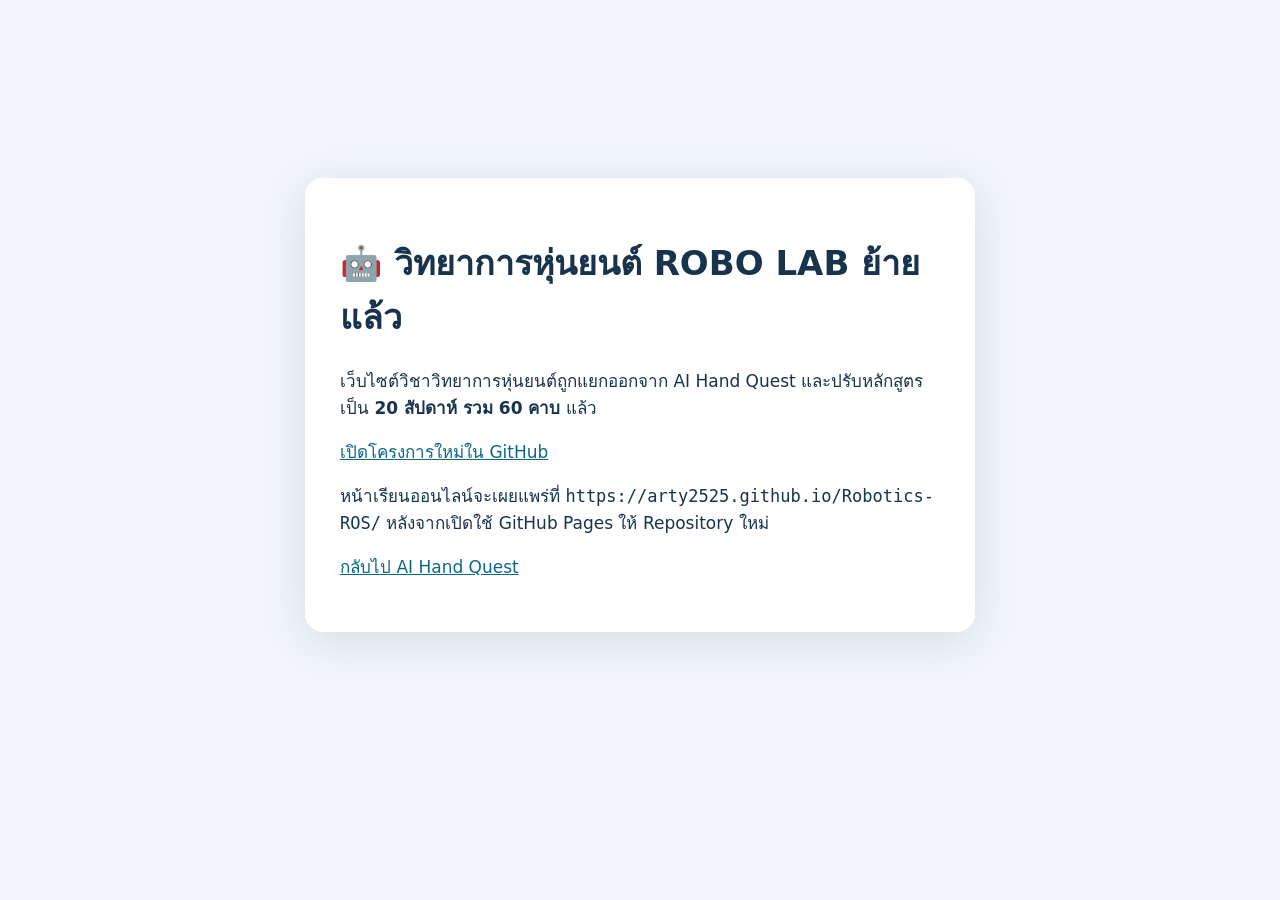
<file: robotics-course/index.html>
<!doctype html><html lang="th"><head><meta charset="utf-8"><meta name="viewport" content="width=device-width,initial-scale=1"><title>ย้ายรายวิชา Robo Lab แล้ว</title><style>body{font:17px system-ui,Tahoma;background:#f2f6fc;color:#19334d;display:grid;place-items:center;min-height:90vh;margin:0}.box{max-width:600px;background:white;padding:35px;border-radius:18px;box-shadow:0 9px 45px #a5b1bb5e}a{color:#0c6887}</style></head><body><div class="box"><h1>🤖 วิทยาการหุ่นยนต์ ROBO LAB ย้ายแล้ว</h1><p>เว็บไซต์วิชาวิทยาการหุ่นยนต์ถูกแยกออกจาก AI Hand Quest และปรับหลักสูตรเป็น <b>20 สัปดาห์ รวม 60 คาบ</b> แล้ว</p><p><a href="https://github.com/arty2525/Robotics-ROS">เปิดโครงการใหม่ใน GitHub</a></p><p>หน้าเรียนออนไลน์จะเผยแพร่ที่ <code>https://arty2525.github.io/Robotics-ROS/</code> หลังจากเปิดใช้ GitHub Pages ให้ Repository ใหม่</p><p><a href="../index.html">กลับไป AI Hand Quest</a></p></div></body></html>
</file>
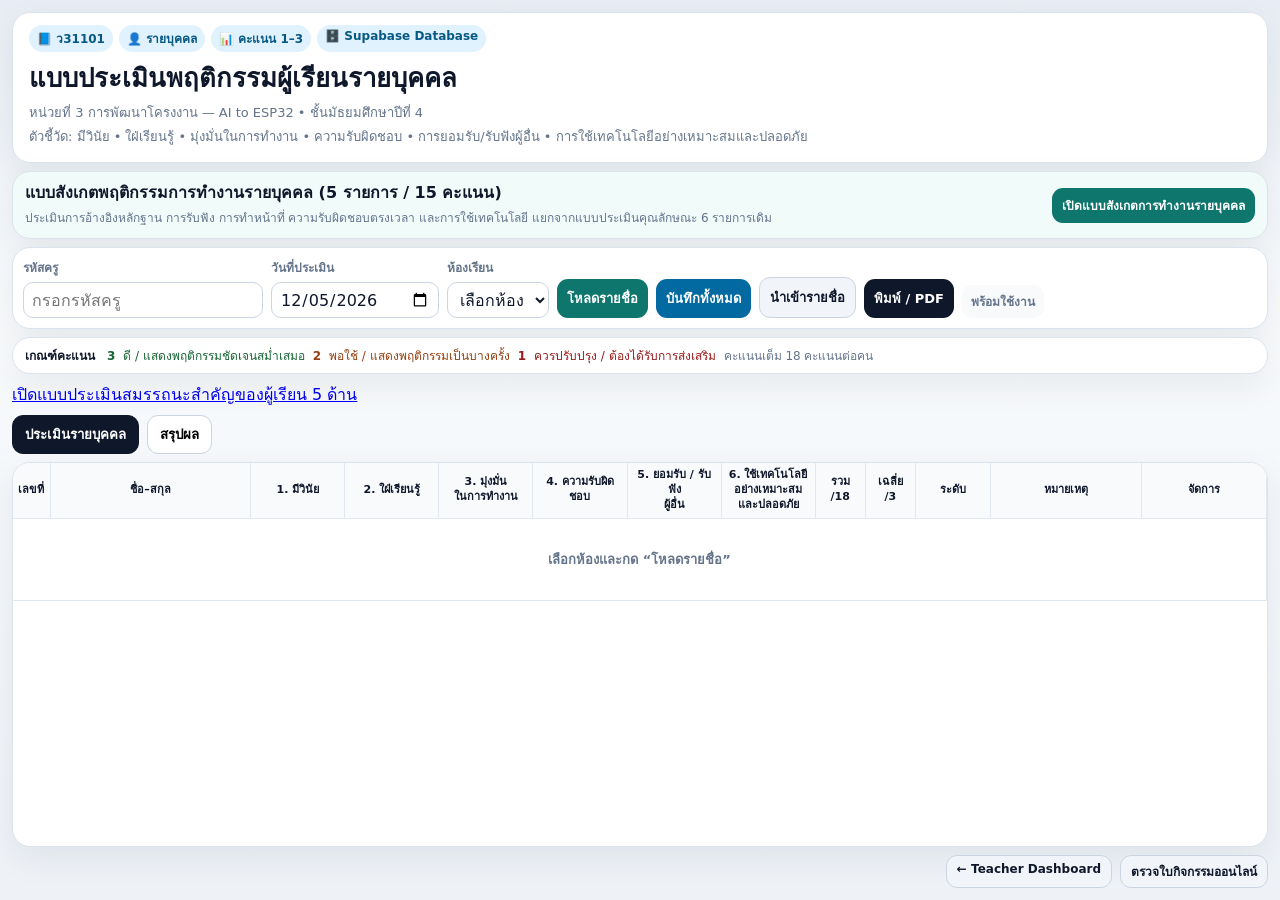
<file: behavior-assessment.html>
<!doctype html>
<html lang="th">
<head>
<meta charset="utf-8">
<meta name="viewport" content="width=device-width,initial-scale=1">
<meta name="theme-color" content="#0f172a">
<title>แบบประเมินพฤติกรรมผู้เรียนรายบุคคล | ว31101</title>
<style>
:root{--bg:#eef2f7;--card:#fff;--ink:#0f172a;--muted:#64748b;--line:#dbe3ec;--navy:#0f172a;--teal:#0f766e;--blue:#0369a1;--amber:#b45309;--red:#b91c1c;--green:#166534}
*{box-sizing:border-box}body{margin:0;background:linear-gradient(180deg,#e7edf4,#f8fafc 34%,#eef2f7);color:var(--ink);font-family:system-ui,-apple-system,"Segoe UI",Tahoma,sans-serif}.app{max-width:1500px;margin:auto;padding:18px}.card{background:var(--card);border:1px solid var(--line);border-radius:18px;box-shadow:0 12px 34px #0f172a12}.hero{padding:20px;margin-bottom:14px}.hero h1{margin:0 0 5px;font-size:clamp(24px,3vw,36px)}.hero p{margin:4px 0;color:var(--muted)}.badges{display:flex;gap:8px;flex-wrap:wrap;margin-bottom:10px}.badge{display:inline-flex;padding:6px 10px;border-radius:999px;background:#e0f2fe;color:#075985;font-weight:800;font-size:12px}.toolbar{padding:14px;margin-bottom:14px;display:flex;gap:10px;align-items:end;flex-wrap:wrap}.field label{display:block;font-size:12px;color:var(--muted);font-weight:800;margin:0 0 5px}.field input,.field select{min-height:40px;border:1px solid #cbd5e1;border-radius:10px;padding:8px 10px;background:#fff;color:var(--ink);font:inherit}.grow{flex:1 1 230px}.btn{border:0;border-radius:11px;padding:10px 14px;font:inherit;font-weight:900;cursor:pointer}.primary{background:var(--teal);color:#fff}.dark{background:var(--navy);color:#fff}.soft{background:#f1f5f9;color:#0f172a;border:1px solid #cbd5e1}.danger{background:#fee2e2;color:#991b1b;border:1px solid #fecaca}.blue{background:#0369a1;color:#fff}.status{padding:9px 11px;border-radius:10px;background:#f8fafc;color:var(--muted);font-size:13px;font-weight:700}.legend{padding:13px 15px;margin-bottom:14px;display:flex;gap:12px;align-items:center;flex-wrap:wrap;font-size:13px}.legend b{margin-right:4px}.lv3{color:#166534}.lv2{color:#92400e}.lv1{color:#991b1b}.tabs{display:flex;gap:8px;margin-bottom:12px}.tab{border:1px solid #cbd5e1;background:#fff;padding:10px 15px;border-radius:11px;font-weight:900;cursor:pointer}.tab.active{background:#0f172a;color:#fff;border-color:#0f172a}.panel{display:none}.panel.active{display:block}.table-card{overflow:hidden}.table-wrap{overflow:auto;max-height:68vh}.table{width:100%;border-collapse:separate;border-spacing:0;min-width:1280px}.table th,.table td{border-right:1px solid #e2e8f0;border-bottom:1px solid #e2e8f0;padding:7px 8px;vertical-align:middle}.table th{position:sticky;top:0;z-index:4;background:#f8fafc;font-size:12px;line-height:1.35;text-align:center}.table th:first-child,.table td:first-child{position:sticky;left:0;z-index:3;background:#fff}.table th:nth-child(2),.table td:nth-child(2){position:sticky;left:52px;z-index:3;background:#fff}.table th:first-child,.table th:nth-child(2){z-index:5;background:#f8fafc}.table td:first-child{text-align:center;width:52px;font-weight:900}.name{min-width:210px;font-weight:800}.score{width:100%;min-width:118px;padding:8px 6px;border:1px solid #cbd5e1;border-radius:9px;background:#fff;font-weight:800}.score.s3{background:#dcfce7;color:#166534}.score.s2{background:#fef3c7;color:#92400e}.score.s1{background:#fee2e2;color:#991b1b}.note{width:100%;min-width:180px;border:1px solid #cbd5e1;border-radius:9px;padding:7px 8px}.total{text-align:center;font-weight:900;white-space:nowrap}.row-actions{white-space:nowrap}.mini{padding:6px 8px;border-radius:8px;border:1px solid #cbd5e1;background:#fff;font-weight:800;cursor:pointer}.kpis{display:grid;grid-template-columns:repeat(4,minmax(0,1fr));gap:10px;margin:14px 0}.kpi{border:1px solid var(--line);border-radius:14px;padding:14px;background:#fff}.kpi span{font-size:12px;color:var(--muted);font-weight:800}.kpi b{display:block;font-size:27px;margin-top:4px}.summary-grid{display:grid;grid-template-columns:repeat(3,minmax(0,1fr));gap:10px}.metric{border:1px solid var(--line);border-radius:14px;padding:14px;background:#fff}.metric b{display:block;font-size:23px}.metric small{color:var(--muted)}.summary-table{width:100%;border-collapse:collapse;margin-top:12px}.summary-table th,.summary-table td{border-bottom:1px solid #e2e8f0;padding:9px;text-align:left;font-size:13px}.summary-table th{background:#f8fafc}.modal{position:fixed;inset:0;background:#020617a8;display:none;place-items:center;padding:18px;z-index:50}.modal.show{display:grid}.modal-card{width:min(680px,100%);background:#fff;border-radius:18px;padding:18px}.modal-card textarea{width:100%;min-height:240px;border:1px solid #cbd5e1;border-radius:12px;padding:12px;font:inherit}.muted{color:var(--muted)}
@media(max-width:900px){.kpis{grid-template-columns:1fr 1fr}.summary-grid{grid-template-columns:1fr}.app{padding:10px}.toolbar{align-items:stretch}.field,.grow{flex:1 1 100%}.btn{width:100%}.tabs{display:grid;grid-template-columns:1fr 1fr}}
@media print{body{background:#fff}.app{max-width:none;padding:0}.toolbar,.tabs,.legend,.no-print{display:none!important}.card{box-shadow:none;border:0}.table-wrap{overflow:visible;max-height:none}.table{min-width:0;font-size:9px}.table th,.table td{position:static!important;padding:4px}.score,.note{border:0;padding:0;appearance:none;background:transparent!important}.hero{padding:0 0 12px}.panel{display:block!important}#summaryPanel{page-break-before:always}}

/* Fit the assessment workspace to the available screen. */
@media screen {
 .app{max-width:none;padding:12px;min-width:0}
 .hero{padding:12px 16px;margin-bottom:8px}
 .hero h1{font-size:clamp(22px,2vw,30px)}
 .hero p{font-size:13px;line-height:1.5}
 .badges{margin-bottom:6px;gap:6px}.badge{padding:4px 8px}
 .observation-link{padding:8px 12px!important;margin-bottom:8px!important;display:flex;align-items:center;justify-content:space-between;gap:12px}
 .observation-link p{margin:3px 0;font-size:12px}
 .observation-link .btn{font-size:12px;flex-shrink:0;padding:8px 10px}
 .toolbar{padding:10px;gap:8px;margin-bottom:8px}
 .toolbar .grow{flex:1 1 140px;max-width:240px}
 .field input,.field select{width:100%;min-width:0;min-height:36px;padding:6px 8px}
 .toolbar .btn{font-size:13px;padding:9px 10px}
 .status{font-size:12px;padding:7px 9px;overflow-wrap:anywhere}
 .legend{padding:8px 12px;margin-bottom:8px;gap:8px;font-size:12px}
 .tabs{margin-bottom:8px}.tab{padding:8px 12px}
 .table-wrap{max-height:none}
 .table{min-width:1050px}
 .table th,.table td{padding:5px}
 .score{min-width:0;font-size:13px;padding:6px 3px;min-height:34px}
 .name{min-width:0;overflow-wrap:anywhere;font-size:13px}
 .note{min-width:0;padding:6px;font-size:12px}
 .row-actions{white-space:normal}
 .row-actions .mini{font-size:11px;padding:5px;margin:2px 0;max-width:100%;white-space:normal}
 .table th:nth-child(2),.table td:nth-child(2){left:36px}
 .table th:first-child,.table td:first-child{width:36px;min-width:36px}
 .page-links{margin-top:8px!important;flex-wrap:wrap}
 .page-links .btn{padding:6px 10px;font-size:12px}
}
@media screen and (min-width:1100px) {
 .app{height:100vh;height:100dvh;display:flex;flex-direction:column}
 .app>.hero,.app>.observation-link,.app>.toolbar,.app>.legend,.app>.tabs,.app>.page-links{flex-shrink:0}
 #entryPanel.active{display:flex;flex-direction:column;flex:1;min-height:160px}
 #entryPanel .table-card{display:flex;flex:1;min-height:0}
 #entryPanel .table-wrap{width:100%;min-height:0;overflow:auto}
 .table{min-width:0;table-layout:fixed;font-size:13px}
 .table th{font-size:11px;overflow-wrap:anywhere}
 .table th:nth-child(1){width:36px}
 .table th:nth-child(2){width:16%}
 .table th:nth-child(n+3):nth-child(-n+8){width:7.5%}
 .table th:nth-child(9),.table th:nth-child(10){width:4%}
 .table th:nth-child(11){width:6%}
 .table th:nth-child(12){width:12%}
 .table th:nth-child(13){width:10%}
 #summaryPanel.active{flex:1;min-height:0;overflow:auto}
}
@media screen and (max-width:900px) {
 .toolbar{display:grid;grid-template-columns:repeat(2,minmax(0,1fr))}
 .toolbar .field,.toolbar .grow{min-width:0;max-width:none}
 .toolbar .grow,.toolbar .status{grid-column:1/-1}
 .toolbar .btn{width:100%}
 .observation-link{align-items:flex-start;flex-direction:column}
 .observation-link .btn{width:auto}
 .table-wrap{max-height:65vh}
}

</style>
</head>
<body><div class="app">
<section class="card hero"><div class="badges"><span class="badge">📘 ว31101</span><span class="badge">👤 รายบุคคล</span><span class="badge">📊 คะแนน 1–3</span><span class="badge">🗄️ Supabase Database</span></div><h1>แบบประเมินพฤติกรรมผู้เรียนรายบุคคล</h1><p>หน่วยที่ 3 การพัฒนาโครงงาน — AI to ESP32 • ชั้นมัธยมศึกษาปีที่ 4</p><p>ตัวชี้วัด: มีวินัย • ใฝ่เรียนรู้ • มุ่งมั่นในการทำงาน • ความรับผิดชอบ • การยอมรับ/รับฟังผู้อื่น • การใช้เทคโนโลยีอย่างเหมาะสมและปลอดภัย</p></section>

<section class="card no-print observation-link" style="padding:15px;margin-bottom:14px;background:#f0fbfa"><div><b>แบบสังเกตพฤติกรรมการทำงานรายบุคคล (5 รายการ / 15 คะแนน)</b><p class="muted">ประเมินการอ้างอิงหลักฐาน การรับฟัง การทำหน้าที่ ความรับผิดชอบตรงเวลา และการใช้เทคโนโลยี แยกจากแบบประเมินคุณลักษณะ 6 รายการเดิม</p></div><a class="btn primary" href="work-observation.html" style="display:inline-block;text-decoration:none">เปิดแบบสังเกตการทำงานรายบุคคล</a></section>
<section class="card toolbar no-print">
  <div class="field grow"><label>รหัสครู</label><input id="code" type="password" placeholder="กรอกรหัสครู"></div>
  <div class="field"><label>วันที่ประเมิน</label><input id="assessmentDate" type="date"></div>
  <div class="field"><label>ห้องเรียน</label><select id="room"><option value="">เลือกห้อง</option></select></div>
  <button id="loadBtn" class="btn primary">โหลดรายชื่อ</button>
  <button id="saveBtn" class="btn blue">บันทึกทั้งหมด</button>
  <button id="importBtn" class="btn soft">นำเข้ารายชื่อ</button>
  <button onclick="window.print()" class="btn dark">พิมพ์ / PDF</button>
  <span id="status" class="status">พร้อมใช้งาน</span>
</section>

<section class="card legend"><b>เกณฑ์คะแนน</b><span class="lv3"><b>3</b> ดี / แสดงพฤติกรรมชัดเจนสม่ำเสมอ</span><span class="lv2"><b>2</b> พอใช้ / แสดงพฤติกรรมเป็นบางครั้ง</span><span class="lv1"><b>1</b> ควรปรับปรุง / ต้องได้รับการส่งเสริม</span><span class="muted">คะแนนเต็ม 18 คะแนนต่อคน</span></section>

<p class="no-print" style="margin:0 0 8px"><a href="competency-assessment.html?room=2&amp;date=2026-08-26">เปิดแบบประเมินสมรรถนะสำคัญของผู้เรียน 5 ด้าน</a></p><div class="tabs no-print"><button class="tab active" data-panel="entryPanel">ประเมินรายบุคคล</button><button class="tab" data-panel="summaryPanel">สรุปผล</button></div>

<section id="entryPanel" class="panel active">
<div class="card table-card"><div class="table-wrap"><table class="table"><thead><tr>
<th>เลขที่</th><th>ชื่อ–สกุล</th><th>1. มีวินัย</th><th>2. ใฝ่เรียนรู้</th><th>3. มุ่งมั่น<br>ในการทำงาน</th><th>4. ความรับผิดชอบ</th><th>5. ยอมรับ / รับฟัง<br>ผู้อื่น</th><th>6. ใช้เทคโนโลยี<br>อย่างเหมาะสมและปลอดภัย</th><th>รวม /18</th><th>เฉลี่ย /3</th><th>ระดับ</th><th>หมายเหตุ</th><th class="no-print">จัดการ</th>
</tr></thead><tbody id="tbody"><tr><td colspan="13" style="text-align:center;padding:30px;color:#64748b">เลือกห้องและกด “โหลดรายชื่อ”</td></tr></tbody></table></div></div>
</section>

<section id="summaryPanel" class="panel">
<div class="card" style="padding:16px">
  <div style="display:flex;justify-content:space-between;align-items:center;gap:10px;flex-wrap:wrap"><div><h2 style="margin:0">สรุปผลการประเมินพฤติกรรม</h2><div id="summarySubtitle" class="muted">—</div></div><div class="no-print"><button id="refreshSummary" class="btn primary">อัปเดตสรุป</button> <button id="csvBtn" class="btn soft">ส่งออก CSV</button></div></div>
  <div id="kpis" class="kpis"></div><div id="metrics" class="summary-grid"></div>
  <div style="overflow:auto"><table class="summary-table"><thead><tr><th>ห้อง</th><th>เลขที่</th><th>ชื่อ–สกุล</th><th>รวม</th><th>เฉลี่ย</th><th>ระดับ</th><th>ประเมินครบ</th></tr></thead><tbody id="summaryRows"></tbody></table></div>
</div>
</section>

<div class="no-print page-links" style="display:flex;justify-content:flex-end;gap:8px;margin-top:12px"><a class="btn soft" href="teacher-summary.html" style="text-decoration:none">← Teacher Dashboard</a><a class="btn soft" href="teacher-worksheet.html" style="text-decoration:none">ตรวจใบกิจกรรมออนไลน์</a></div>
</div>

<div id="importModal" class="modal no-print"><div class="modal-card"><h2 style="margin-top:0">นำเข้ารายชื่อห้องเรียน</h2><p class="muted">วางข้อมูลทีละบรรทัด รูปแบบ <b>เลขที่,ชื่อ–สกุล</b> หรือคัดลอกจาก Excel แบบ 2 คอลัมน์ก็ได้</p><textarea id="importText" placeholder="1,นายตัวอย่าง หนึ่ง\n2,นางสาวตัวอย่าง สอง"></textarea><div style="display:flex;gap:8px;justify-content:flex-end;margin-top:12px"><button id="closeImport" class="btn soft">ยกเลิก</button><button id="doImport" class="btn primary">นำเข้า</button></div></div></div>

<script>
(()=>{'use strict';
const API='https://ckiltjhcvxriwjfreqfz.supabase.co/functions/v1/teacher-behavior-admin';
const KEYS=['discipline','eager_learning','perseverance','responsibility','listening','technology_use'];
const LABELS=['มีวินัย','ใฝ่เรียนรู้','มุ่งมั่นในการทำงาน','ความรับผิดชอบ','ยอมรับ/รับฟังผู้อื่น','ใช้เทคโนโลยีอย่างเหมาะสมและปลอดภัย'];
const $=id=>document.getElementById(id);let currentRows=[],summaryData=[],dirty=false;
for(let i=1;i<=13;i++)$('room').insertAdjacentHTML('beforeend',`<option value="${i}">ม.4/${i}</option>`);
const today=new Date();$('assessmentDate').value=[today.getFullYear(),String(today.getMonth()+1).padStart(2,'0'),String(today.getDate()).padStart(2,'0')].join('-');
$('code').value=sessionStorage.getItem('aihq_teacher_code')||'';
function esc(s){return String(s??'').replace(/[&<>\"]/g,m=>({'&':'&amp;','<':'&lt;','>':'&gt;','\"':'&quot;'}[m]))}
async function call(action,p={}){const code=$('code').value.trim();if(!code)throw Error('กรุณากรอกรหัสครู');sessionStorage.setItem('aihq_teacher_code',code);const r=await fetch(API,{method:'POST',headers:{'content-type':'application/json','x-teacher-code':code},body:JSON.stringify({action,...p})});const j=await r.json().catch(()=>({}));if(!r.ok||!j.ok)throw Error(j.error||'เชื่อมต่อระบบไม่สำเร็จ');return j}
function roomDate(){const room=Number($('room').value),assessment_date=$('assessmentDate').value;if(!room)throw Error('กรุณาเลือกห้องเรียน');if(!assessment_date)throw Error('กรุณาเลือกวันที่ประเมิน');return{room,assessment_date}}
function scoreSelect(key,val,no){const opts=[['','— ยังไม่ประเมิน'],['3','3 - ดี'],['2','2 - พอใช้'],['1','1 - ควรปรับปรุง']];return `<select class="score ${val?'s'+val:''}" data-no="${no}" data-key="${key}">${opts.map(([v,t])=>`<option value="${v}" ${String(val??'')===v?'selected':''}>${t}</option>`).join('')}</select>`}
function calc(a){const vals=KEYS.map(k=>Number(a?.[k]||0)).filter(Boolean),complete=vals.length===6,total=vals.reduce((s,v)=>s+v,0),avg=vals.length?total/vals.length:null;let level='—';if(avg!=null)level=avg>=2.5?'ดี':avg>=1.5?'พอใช้':'ควรปรับปรุง';return{vals,complete,total,avg,level}}
function render(){if(!currentRows.length){$('tbody').innerHTML='<tr><td colspan="13" style="text-align:center;padding:30px;color:#64748b">ยังไม่มีรายชื่อในห้องนี้ — ใช้ปุ่ม “นำเข้ารายชื่อ” เพื่อเพิ่มนักเรียน</td></tr>';return}
$('tbody').innerHTML=currentRows.sort((a,b)=>a.student_no-b.student_no).map(r=>{const a=r.assessment||{},c=calc(a);return `<tr data-no="${r.student_no}"><td>${r.student_no}</td><td class="name">${esc(r.name)}</td>${KEYS.map(k=>`<td>${scoreSelect(k,a[k],r.student_no)}</td>`).join('')}<td class="total t-total">${c.vals.length?c.total:'—'}</td><td class="total t-avg">${c.avg==null?'—':c.avg.toFixed(2)}</td><td class="total t-level">${c.level}</td><td><input class="note" data-no="${r.student_no}" value="${esc(a.note||'')}" placeholder="บันทึกเพิ่มเติม"></td><td class="row-actions no-print"><button class="mini fill3" data-no="${r.student_no}">ให้ 3 ทั้งแถว</button> <button class="mini remove" data-no="${r.student_no}">ซ่อน</button></td></tr>`}).join('');
document.querySelectorAll('.score').forEach(el=>el.onchange=e=>{e.target.className='score '+(e.target.value?'s'+e.target.value:'');dirty=true;updateRow(e.target.closest('tr'))});
document.querySelectorAll('.note').forEach(el=>el.oninput=()=>{dirty=true});
document.querySelectorAll('.fill3').forEach(b=>b.onclick=()=>{const tr=b.closest('tr');tr.querySelectorAll('.score').forEach(s=>{s.value='3';s.className='score s3'});dirty=true;updateRow(tr)});
document.querySelectorAll('.remove').forEach(b=>b.onclick=async()=>{if(!confirm('ซ่อนนักเรียนเลขที่ '+b.dataset.no+' จากรายชื่อห้องนี้? ข้อมูลการประเมินเดิมจะยังคงอยู่'))return;try{const {room}=roomDate();await call('remove_student',{room,student_no:Number(b.dataset.no)});await load()}catch(e){alert(e.message)}})}
function updateRow(tr){const vals=[...tr.querySelectorAll('.score')].map(s=>Number(s.value||0)).filter(Boolean),total=vals.reduce((a,b)=>a+b,0),avg=vals.length?total/vals.length:null;tr.querySelector('.t-total').textContent=vals.length?total:'—';tr.querySelector('.t-avg').textContent=avg==null?'—':avg.toFixed(2);tr.querySelector('.t-level').textContent=avg==null?'—':avg>=2.5?'ดี':avg>=1.5?'พอใช้':'ควรปรับปรุง';$('status').textContent='มีข้อมูลที่ยังไม่ได้บันทึก'}
function collect(){return [...$('tbody').querySelectorAll('tr[data-no]')].map(tr=>{const no=Number(tr.dataset.no),r=currentRows.find(x=>x.student_no===no),o={student_no:no,name:r?.name||''};tr.querySelectorAll('.score').forEach(s=>o[s.dataset.key]=s.value===''?null:Number(s.value));o.note=tr.querySelector('.note')?.value||'';return o})}
async function load(){try{const p=roomDate();$('status').textContent='กำลังโหลดรายชื่อ...';const j=await call('list',p);currentRows=j.rows||[];dirty=false;render();$('status').textContent=`ม.4/${p.room} • ${currentRows.length} คน • โหลดแล้ว`;await refreshSummary()}catch(e){$('status').textContent='ผิดพลาด: '+e.message;alert(e.message)}}
async function save(){try{const p=roomDate(),rows=collect();$('status').textContent='กำลังบันทึก...';const j=await call('save_bulk',{...p,rows});dirty=false;$('status').textContent=`บันทึกแล้ว ${j.saved} คน`;await load()}catch(e){$('status').textContent='บันทึกไม่สำเร็จ';alert(e.message)}}
async function refreshSummary(){try{const assessment_date=$('assessmentDate').value;if(!assessment_date)return;const room=$('room').value;const j=await call('summary',{assessment_date,room:room?Number(room):null});summaryData=j.rows||[];renderSummary()}catch(e){$('summarySubtitle').textContent='สรุปไม่ได้: '+e.message}}
function renderSummary(){const rows=summaryData,complete=rows.filter(r=>calc(r).complete),allScores=rows.flatMap(r=>KEYS.map(k=>Number(r[k]||0)).filter(Boolean)),overall=allScores.length?allScores.reduce((a,b)=>a+b,0)/allScores.length:null;$('summarySubtitle').textContent=`วันที่ ${$('assessmentDate').value}${$('room').value?' • ม.4/'+$('room').value:' • ทุกห้อง'}`;$('kpis').innerHTML=[['มีข้อมูลประเมิน',rows.length+' คน'],['ประเมินครบ 6 ด้าน',complete.length+' คน'],['ค่าเฉลี่ยรวม',overall==null?'—':overall.toFixed(2)+'/3'],['คะแนนเต็มรายบุคคล','18 คะแนน']].map(([a,b])=>`<div class="kpi"><span>${a}</span><b>${b}</b></div>`).join('');$('metrics').innerHTML=KEYS.map((k,i)=>{const z=rows.map(r=>Number(r[k]||0)).filter(Boolean),avg=z.length?z.reduce((a,b)=>a+b,0)/z.length:null;return `<div class="metric"><small>${i+1}. ${LABELS[i]}</small><b>${avg==null?'—':avg.toFixed(2)} / 3</b><small>${z.length} คนที่มีคะแนน</small></div>`}).join('');$('summaryRows').innerHTML=rows.length?rows.map(r=>{const c=calc(r);return `<tr><td>ม.4/${r.room}</td><td>${r.student_no}</td><td>${esc(r.name_snapshot)}</td><td>${c.vals.length?c.total:'—'}/18</td><td>${c.avg==null?'—':c.avg.toFixed(2)}</td><td>${c.level}</td><td>${c.complete?'ครบ':'ยังไม่ครบ'}</td></tr>`}).join(''):'<tr><td colspan="7">ยังไม่มีข้อมูล</td></tr>'}
function exportCSV(){if(!summaryData.length)return alert('ยังไม่มีข้อมูลสำหรับส่งออก');const head=['date','room','student_no','name',...KEYS,'total','average','level'];const lines=[head.join(',')];for(const r of summaryData){const c=calc(r);lines.push([$('assessmentDate').value,r.room,r.student_no,r.name_snapshot,...KEYS.map(k=>r[k]??''),c.vals.length?c.total:'',c.avg==null?'':c.avg.toFixed(2),c.level].map(v=>`"${String(v).replaceAll('"','""')}"`).join(','))}const b=new Blob(['\ufeff'+lines.join('\n')],{type:'text/csv;charset=utf-8'}),a=document.createElement('a');a.href=URL.createObjectURL(b);a.download=`behavior_${$('assessmentDate').value}${$('room').value?'_M4-'+$('room').value:''}.csv`;a.click();URL.revokeObjectURL(a.href)}
$('loadBtn').onclick=load;$('saveBtn').onclick=save;$('refreshSummary').onclick=refreshSummary;$('csvBtn').onclick=exportCSV;$('code').onkeydown=e=>{if(e.key==='Enter')load()};$('room').onchange=()=>{$('status').textContent='เลือกห้องแล้ว กดโหลดรายชื่อ'};$('assessmentDate').onchange=()=>{$('status').textContent='เปลี่ยนวันที่แล้ว กดโหลดรายชื่อ'};
document.querySelectorAll('.tab').forEach(b=>b.onclick=()=>{document.querySelectorAll('.tab').forEach(x=>x.classList.toggle('active',x===b));document.querySelectorAll('.panel').forEach(p=>p.classList.toggle('active',p.id===b.dataset.panel));if(b.dataset.panel==='summaryPanel')refreshSummary()});
$('importBtn').onclick=()=>{try{roomDate();$('importModal').classList.add('show')}catch(e){alert(e.message)}};$('closeImport').onclick=()=>$('importModal').classList.remove('show');$('doImport').onclick=async()=>{try{const {room}=roomDate(),lines=$('importText').value.split(/\r?\n/).map(x=>x.trim()).filter(Boolean);let count=0;for(const line of lines){const m=line.match(/^\s*(\d{1,2})\s*[,\t;]\s*(.+)$/);if(!m)continue;await call('add_student',{room,student_no:Number(m[1]),name:m[2].trim()});count++}$('importModal').classList.remove('show');$('importText').value='';alert('นำเข้า '+count+' รายชื่อ');await load()}catch(e){alert(e.message)}};
addEventListener('beforeunload',e=>{if(dirty){e.preventDefault();e.returnValue=''}});
renderSummary();
})();
</script></body></html>
</file>
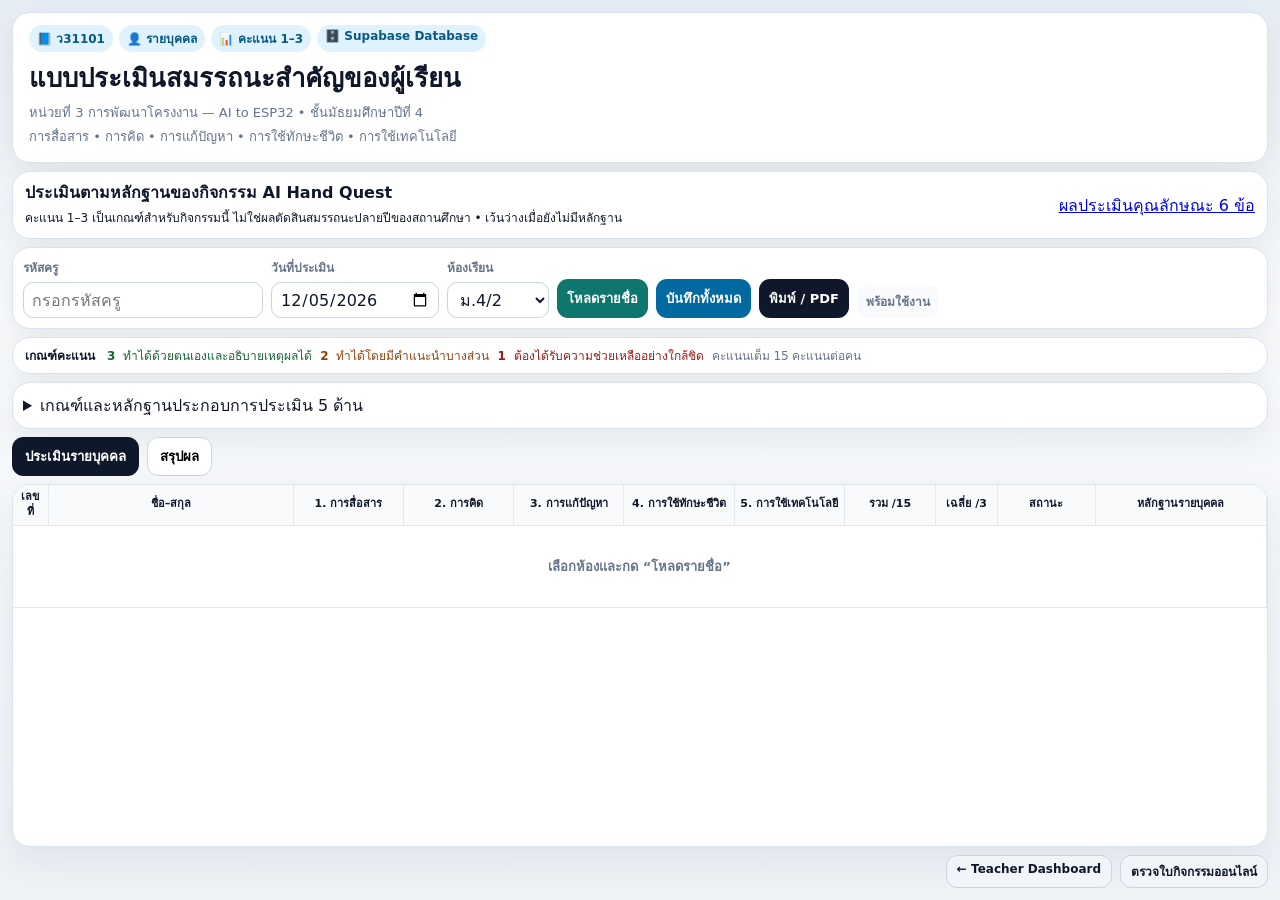
<file: competency-assessment.html>
<!doctype html>
<html lang="th">
<head>
<meta charset="utf-8">
<meta name="viewport" content="width=device-width,initial-scale=1">
<meta name="theme-color" content="#0f172a">
<title>แบบประเมินสมรรถนะสำคัญของผู้เรียน | ว31101</title>
<style>
:root{--bg:#eef2f7;--card:#fff;--ink:#0f172a;--muted:#64748b;--line:#dbe3ec;--navy:#0f172a;--teal:#0f766e;--blue:#0369a1;--amber:#b45309;--red:#b91c1c;--green:#166534}
*{box-sizing:border-box}body{margin:0;background:linear-gradient(180deg,#e7edf4,#f8fafc 34%,#eef2f7);color:var(--ink);font-family:system-ui,-apple-system,"Segoe UI",Tahoma,sans-serif}.app{max-width:1500px;margin:auto;padding:18px}.card{background:var(--card);border:1px solid var(--line);border-radius:18px;box-shadow:0 12px 34px #0f172a12}.hero{padding:20px;margin-bottom:14px}.hero h1{margin:0 0 5px;font-size:clamp(24px,3vw,36px)}.hero p{margin:4px 0;color:var(--muted)}.badges{display:flex;gap:8px;flex-wrap:wrap;margin-bottom:10px}.badge{display:inline-flex;padding:6px 10px;border-radius:999px;background:#e0f2fe;color:#075985;font-weight:800;font-size:12px}.toolbar{padding:14px;margin-bottom:14px;display:flex;gap:10px;align-items:end;flex-wrap:wrap}.field label{display:block;font-size:12px;color:var(--muted);font-weight:800;margin:0 0 5px}.field input,.field select{min-height:40px;border:1px solid #cbd5e1;border-radius:10px;padding:8px 10px;background:#fff;color:var(--ink);font:inherit}.grow{flex:1 1 230px}.btn{border:0;border-radius:11px;padding:10px 14px;font:inherit;font-weight:900;cursor:pointer}.primary{background:var(--teal);color:#fff}.dark{background:var(--navy);color:#fff}.soft{background:#f1f5f9;color:#0f172a;border:1px solid #cbd5e1}.danger{background:#fee2e2;color:#991b1b;border:1px solid #fecaca}.blue{background:#0369a1;color:#fff}.status{padding:9px 11px;border-radius:10px;background:#f8fafc;color:var(--muted);font-size:13px;font-weight:700}.legend{padding:13px 15px;margin-bottom:14px;display:flex;gap:12px;align-items:center;flex-wrap:wrap;font-size:13px}.legend b{margin-right:4px}.lv3{color:#166534}.lv2{color:#92400e}.lv1{color:#991b1b}.tabs{display:flex;gap:8px;margin-bottom:12px}.tab{border:1px solid #cbd5e1;background:#fff;padding:10px 15px;border-radius:11px;font-weight:900;cursor:pointer}.tab.active{background:#0f172a;color:#fff;border-color:#0f172a}.panel{display:none}.panel.active{display:block}.table-card{overflow:hidden}.table-wrap{overflow:auto;max-height:68vh}.table{width:100%;border-collapse:separate;border-spacing:0;min-width:1280px}.table th,.table td{border-right:1px solid #e2e8f0;border-bottom:1px solid #e2e8f0;padding:7px 8px;vertical-align:middle}.table th{position:sticky;top:0;z-index:4;background:#f8fafc;font-size:12px;line-height:1.35;text-align:center}.table th:first-child,.table td:first-child{position:sticky;left:0;z-index:3;background:#fff}.table th:nth-child(2),.table td:nth-child(2){position:sticky;left:52px;z-index:3;background:#fff}.table th:first-child,.table th:nth-child(2){z-index:5;background:#f8fafc}.table td:first-child{text-align:center;width:52px;font-weight:900}.name{min-width:210px;font-weight:800}.score{width:100%;min-width:118px;padding:8px 6px;border:1px solid #cbd5e1;border-radius:9px;background:#fff;font-weight:800}.score.s3{background:#dcfce7;color:#166534}.score.s2{background:#fef3c7;color:#92400e}.score.s1{background:#fee2e2;color:#991b1b}.note{width:100%;min-width:180px;border:1px solid #cbd5e1;border-radius:9px;padding:7px 8px}.total{text-align:center;font-weight:900;white-space:nowrap}.row-actions{white-space:nowrap}.mini{padding:6px 8px;border-radius:8px;border:1px solid #cbd5e1;background:#fff;font-weight:800;cursor:pointer}.kpis{display:grid;grid-template-columns:repeat(4,minmax(0,1fr));gap:10px;margin:14px 0}.kpi{border:1px solid var(--line);border-radius:14px;padding:14px;background:#fff}.kpi span{font-size:12px;color:var(--muted);font-weight:800}.kpi b{display:block;font-size:27px;margin-top:4px}.summary-grid{display:grid;grid-template-columns:repeat(3,minmax(0,1fr));gap:10px}.metric{border:1px solid var(--line);border-radius:14px;padding:14px;background:#fff}.metric b{display:block;font-size:23px}.metric small{color:var(--muted)}.summary-table{width:100%;border-collapse:collapse;margin-top:12px}.summary-table th,.summary-table td{border-bottom:1px solid #e2e8f0;padding:9px;text-align:left;font-size:13px}.summary-table th{background:#f8fafc}.modal{position:fixed;inset:0;background:#020617a8;display:none;place-items:center;padding:18px;z-index:50}.modal.show{display:grid}.modal-card{width:min(680px,100%);background:#fff;border-radius:18px;padding:18px}.modal-card textarea{width:100%;min-height:240px;border:1px solid #cbd5e1;border-radius:12px;padding:12px;font:inherit}.muted{color:var(--muted)}
@media(max-width:900px){.kpis{grid-template-columns:1fr 1fr}.summary-grid{grid-template-columns:1fr}.app{padding:10px}.toolbar{align-items:stretch}.field,.grow{flex:1 1 100%}.btn{width:100%}.tabs{display:grid;grid-template-columns:1fr 1fr}}
@media print{body{background:#fff}.app{max-width:none;padding:0}.toolbar,.tabs,.legend,.no-print{display:none!important}.card{box-shadow:none;border:0}.table-wrap{overflow:visible;max-height:none}.table{min-width:0;font-size:9px}.table th,.table td{position:static!important;padding:4px}.score,.note{border:0;padding:0;appearance:none;background:transparent!important}.hero{padding:0 0 12px}.panel{display:block!important}#summaryPanel{page-break-before:always}}

/* Fit the assessment workspace to the available screen. */
@media screen {
 .app{max-width:none;padding:12px;min-width:0}
 .hero{padding:12px 16px;margin-bottom:8px}
 .hero h1{font-size:clamp(22px,2vw,30px)}
 .hero p{font-size:13px;line-height:1.5}
 .badges{margin-bottom:6px;gap:6px}.badge{padding:4px 8px}
 .observation-link{padding:8px 12px!important;margin-bottom:8px!important;display:flex;align-items:center;justify-content:space-between;gap:12px}
 .observation-link p{margin:3px 0;font-size:12px}
 .observation-link .btn{font-size:12px;flex-shrink:0;padding:8px 10px}
 .toolbar{padding:10px;gap:8px;margin-bottom:8px}
 .toolbar .grow{flex:1 1 140px;max-width:240px}
 .field input,.field select{width:100%;min-width:0;min-height:36px;padding:6px 8px}
 .toolbar .btn{font-size:13px;padding:9px 10px}
 .status{font-size:12px;padding:7px 9px;overflow-wrap:anywhere}
 .legend{padding:8px 12px;margin-bottom:8px;gap:8px;font-size:12px}
 .tabs{margin-bottom:8px}.tab{padding:8px 12px}
 .table-wrap{max-height:none}
 .table{min-width:1050px}
 .table th,.table td{padding:5px}
 .score{min-width:0;font-size:13px;padding:6px 3px;min-height:34px}
 .name{min-width:0;overflow-wrap:anywhere;font-size:13px}
 .note{min-width:0;padding:6px;font-size:12px}
 .row-actions{white-space:normal}
 .row-actions .mini{font-size:11px;padding:5px;margin:2px 0;max-width:100%;white-space:normal}
 .table th:nth-child(2),.table td:nth-child(2){left:36px}
 .table th:first-child,.table td:first-child{width:36px;min-width:36px}
 .page-links{margin-top:8px!important;flex-wrap:wrap}
 .page-links .btn{padding:6px 10px;font-size:12px}
}
@media screen and (min-width:1100px) {
 .app{height:100vh;height:100dvh;display:flex;flex-direction:column}
 .app>.hero,.app>.observation-link,.app>.toolbar,.app>.legend,.app>.tabs,.app>.page-links{flex-shrink:0}
 #entryPanel.active{display:flex;flex-direction:column;flex:1;min-height:160px}
 #entryPanel .table-card{display:flex;flex:1;min-height:0}
 #entryPanel .table-wrap{width:100%;min-height:0;overflow:auto}
 .table{min-width:0;table-layout:fixed;font-size:13px}
 .table th{font-size:11px;overflow-wrap:anywhere}
 .table th:nth-child(1){width:36px}
 .table th:nth-child(2){width:16%}
 .table th:nth-child(n+3):nth-child(-n+8){width:7.5%}
 .table th:nth-child(9),.table th:nth-child(10){width:4%}
 .table th:nth-child(11){width:6%}
 .table th:nth-child(12){width:12%}
 .table th:nth-child(13){width:10%}
 #summaryPanel.active{flex:1;min-height:0;overflow:auto}
}
@media screen and (max-width:900px) {
 .toolbar{display:grid;grid-template-columns:repeat(2,minmax(0,1fr))}
 .toolbar .field,.toolbar .grow{min-width:0;max-width:none}
 .toolbar .grow,.toolbar .status{grid-column:1/-1}
 .toolbar .btn{width:100%}
 .observation-link{align-items:flex-start;flex-direction:column}
 .observation-link .btn{width:auto}
 .table-wrap{max-height:65vh}
}

@media screen and (min-width:1100px){.table th:nth-child(2){width:20%}.table th:nth-child(n+3):nth-child(-n+7){width:9%}.table th:nth-child(8),.table th:nth-child(9){width:5%}.table th:nth-child(10){width:8%}.table th:nth-child(11){width:14%}.table{min-width:0}}
</style>
</head>
<body><div class="app">
<section class="card hero"><div class="badges"><span class="badge">📘 ว31101</span><span class="badge">👤 รายบุคคล</span><span class="badge">📊 คะแนน 1–3</span><span class="badge">🗄️ Supabase Database</span></div><h1>แบบประเมินสมรรถนะสำคัญของผู้เรียน</h1><p>หน่วยที่ 3 การพัฒนาโครงงาน — AI to ESP32 • ชั้นมัธยมศึกษาปีที่ 4</p><p>การสื่อสาร • การคิด • การแก้ปัญหา • การใช้ทักษะชีวิต • การใช้เทคโนโลยี</p></section>

<section class="card no-print observation-link" style="padding:10px;margin-bottom:8px"><div><b>ประเมินตามหลักฐานของกิจกรรม AI Hand Quest</b><p>คะแนน 1–3 เป็นเกณฑ์สำหรับกิจกรรมนี้ ไม่ใช่ผลตัดสินสมรรถนะปลายปีของสถานศึกษา • เว้นว่างเมื่อยังไม่มีหลักฐาน</p></div><a href="behavior-assessment.html">ผลประเมินคุณลักษณะ 6 ข้อ</a></section>
<section class="card toolbar no-print">
  <div class="field grow"><label>รหัสครู</label><input id="code" type="password" placeholder="กรอกรหัสครู"></div>
  <div class="field"><label>วันที่ประเมิน</label><input id="assessmentDate" type="date"></div>
  <div class="field"><label>ห้องเรียน</label><select id="room"><option value="">เลือกห้อง</option></select></div>
  <button id="loadBtn" class="btn primary">โหลดรายชื่อ</button>
  <button id="saveBtn" class="btn blue">บันทึกทั้งหมด</button>
  
  <button onclick="window.print()" class="btn dark">พิมพ์ / PDF</button>
  <span id="status" class="status">พร้อมใช้งาน</span>
</section>

<section class="card legend"><b>เกณฑ์คะแนน</b><span class="lv3"><b>3</b> ทำได้ด้วยตนเองและอธิบายเหตุผลได้</span><span class="lv2"><b>2</b> ทำได้โดยมีคำแนะนำบางส่วน</span><span class="lv1"><b>1</b> ต้องได้รับความช่วยเหลืออย่างใกล้ชิด</span><span class="muted">คะแนนเต็ม 15 คะแนนต่อคน</span></section>

<details class="card no-print" style="padding:10px;margin-bottom:8px;flex-shrink:0;max-height:25vh;overflow:auto"><summary>เกณฑ์และหลักฐานประกอบการประเมิน 5 ด้าน</summary><p>ใช้ระดับ 3 เมื่อทำตามพฤติกรรมได้ด้วยตนเองและอธิบายเหตุผลได้ ระดับ 2 เมื่อทำได้โดยมีคำแนะนำบางส่วน ระดับ 1 เมื่อต้องได้รับความช่วยเหลืออย่างใกล้ชิด ยังไม่มีหลักฐานให้เว้นว่าง</p><ol><li>การสื่อสาร — อธิบาย System Flow หรือผลทดลอง และตอบคำถามโดยอ้างหลักฐานจากใบกิจกรรมหรือการนำเสนอ</li><li>การคิด — วิเคราะห์ Input Process Output และเปรียบเทียบผลจาก 3 Stations โดยมีเหตุผล</li><li>การแก้ปัญหา — ตั้งสมมติฐาน ทดสอบ และปรับวิธีจาก Challenge Before/After Feedback</li><li>การใช้ทักษะชีวิต — ทำงานตามบทบาท ร่วมมือ รับฟัง และปรับตัวจากการสังเกตรายบุคคล</li><li>การใช้เทคโนโลยี — เลือกใช้เครื่องมือ AI และ ESP32 เหมาะสม ปลอดภัย และอธิบายข้อจำกัดได้</li></ol><p>ผลงานกลุ่มใช้ประกอบได้ แต่ต้องมีหลักฐานพฤติกรรมของผู้เรียนแต่ละคนก่อนให้คะแนน</p></details><div class="tabs no-print"><button class="tab active" data-panel="entryPanel">ประเมินรายบุคคล</button><button class="tab" data-panel="summaryPanel">สรุปผล</button></div>

<section id="entryPanel" class="panel active">
<div class="card table-card"><div class="table-wrap"><table class="table"><thead><tr>
<th>เลขที่</th><th>ชื่อ–สกุล</th><th>1. การสื่อสาร</th><th>2. การคิด</th><th>3. การแก้ปัญหา</th><th>4. การใช้ทักษะชีวิต</th><th>5. การใช้เทคโนโลยี</th><th>รวม /15</th><th>เฉลี่ย /3</th><th>สถานะ</th><th>หลักฐานรายบุคคล</th></tr></thead><tbody id="tbody"><tr><td colspan="11" style="text-align:center;padding:30px;color:#64748b">เลือกห้องและกด “โหลดรายชื่อ”</td></tr></tbody></table></div></div>
</section>

<section id="summaryPanel" class="panel">
<div class="card" style="padding:16px">
  <div style="display:flex;justify-content:space-between;align-items:center;gap:10px;flex-wrap:wrap"><div><h2 style="margin:0">สรุปผลการประเมินสมรรถนะ</h2><div id="summarySubtitle" class="muted">—</div></div><div class="no-print"><button id="refreshSummary" class="btn primary">อัปเดตสรุป</button> <button id="csvBtn" class="btn soft">ส่งออก CSV</button></div></div>
  <div id="kpis" class="kpis"></div><div id="metrics" class="summary-grid"></div>
  <div style="overflow:auto"><table class="summary-table"><thead><tr><th>ห้อง</th><th>เลขที่</th><th>ชื่อ–สกุล</th><th>รวม</th><th>เฉลี่ย</th><th>สถานะ</th><th>ประเมินครบ</th></tr></thead><tbody id="summaryRows"></tbody></table></div>
</div>
</section>

<div class="no-print page-links" style="display:flex;justify-content:flex-end;gap:8px;margin-top:12px"><a class="btn soft" href="teacher-summary.html" style="text-decoration:none">← Teacher Dashboard</a><a class="btn soft" href="teacher-worksheet.html" style="text-decoration:none">ตรวจใบกิจกรรมออนไลน์</a></div>
</div>

<div id="importModal" class="modal no-print"><div class="modal-card"><h2 style="margin-top:0">นำเข้ารายชื่อห้องเรียน</h2><p class="muted">วางข้อมูลทีละบรรทัด รูปแบบ <b>เลขที่,ชื่อ–สกุล</b> หรือคัดลอกจาก Excel แบบ 2 คอลัมน์ก็ได้</p><textarea id="importText" placeholder="1,นายตัวอย่าง หนึ่ง\n2,นางสาวตัวอย่าง สอง"></textarea><div style="display:flex;gap:8px;justify-content:flex-end;margin-top:12px"><button id="closeImport" class="btn soft">ยกเลิก</button><button id="doImport" class="btn primary">นำเข้า</button></div></div></div>

<script>
(()=>{'use strict';
const API='https://ckiltjhcvxriwjfreqfz.supabase.co/functions/v1/teacher-competency-admin';
const KEYS=['communication','thinking','problem_solving','life_skills','technology'];
const LABELS=['การสื่อสาร','การคิด','การแก้ปัญหา','การใช้ทักษะชีวิต','การใช้เทคโนโลยี'];
const $=id=>document.getElementById(id);let currentRows=[],summaryData=[],dirty=false,loadedContext=null;
for(let i=1;i<=13;i++)$('room').insertAdjacentHTML('beforeend',`<option value="${i}">ม.4/${i}</option>`);
const params=new URLSearchParams(location.search);$('assessmentDate').value=params.get('date')||new Date().toLocaleDateString('en-CA');$('room').value=params.get('room')||'2';
$('code').value=sessionStorage.getItem('aihq_teacher_code')||'';
function esc(s){return String(s??'').replace(/[&<>\"]/g,m=>({'&':'&amp;','<':'&lt;','>':'&gt;','\"':'&quot;'}[m]))}
async function call(action,p={}){const code=$('code').value.trim();if(!code)throw Error('กรุณากรอกรหัสครู');sessionStorage.setItem('aihq_teacher_code',code);const r=await fetch(API,{method:'POST',headers:{'content-type':'application/json','x-teacher-code':code},body:JSON.stringify({action,...p})});const j=await r.json().catch(()=>({}));if(!r.ok||!j.ok)throw Error(j.error||'เชื่อมต่อระบบไม่สำเร็จ');return j}
function roomDate(){const room=Number($('room').value),assessment_date=$('assessmentDate').value;if(!room)throw Error('กรุณาเลือกห้องเรียน');if(!assessment_date)throw Error('กรุณาเลือกวันที่ประเมิน');return{room,assessment_date}}
function scoreSelect(key,val,no){const opts=[['','— ยังไม่ประเมิน'],['3','3'],['2','2'],['1','1']];return `<select class="score ${val?'s'+val:''}" data-no="${no}" data-key="${key}" aria-label="${LABELS[KEYS.indexOf(key)]} เลขที่ ${no}">${opts.map(([v,t])=>`<option value="${v}" ${String(val??'')===v?'selected':''}>${t}</option>`).join('')}</select>`}
function calc(a){const vals=KEYS.map(k=>Number(a?.[k]||0)).filter(Boolean),complete=vals.length===5,total=vals.reduce((s,v)=>s+v,0),avg=vals.length?total/vals.length:null;let level='—';level=complete?'ครบ':vals.length?'ยังไม่ครบ':'ยังไม่ประเมิน';return{vals,complete,total,avg,level}}
function render(){if(!currentRows.length){$('tbody').innerHTML='<tr><td colspan="11" style="text-align:center;padding:30px;color:#64748b">ยังไม่มีรายชื่อในห้องนี้ — ใช้ปุ่ม “นำเข้ารายชื่อ” เพื่อเพิ่มนักเรียน</td></tr>';return}
$('tbody').innerHTML=currentRows.sort((a,b)=>a.student_no-b.student_no).map(r=>{const a=r.assessment||{},c=calc(a);return `<tr data-no="${r.student_no}"><td>${r.student_no}</td><td class="name">${esc(r.name)}</td>${KEYS.map(k=>`<td>${scoreSelect(k,a[k],r.student_no)}</td>`).join('')}<td class="total t-total">${c.vals.length?c.total:'—'}</td><td class="total t-avg">${c.avg==null?'—':c.avg.toFixed(2)}</td><td class="total t-level">${c.level}</td><td><input maxlength="2000" aria-label="หลักฐานรายบุคคล" class="note" data-no="${r.student_no}" value="${esc(a.note||'')}" placeholder="เช่น ใบกิจกรรมข้อ… / คลิปนาที…"></td></tr>`}).join('');
document.querySelectorAll('.score').forEach(el=>el.onchange=e=>{e.target.className='score '+(e.target.value?'s'+e.target.value:'');dirty=true;updateRow(e.target.closest('tr'))});
document.querySelectorAll('.note').forEach(el=>el.oninput=()=>{dirty=true});
document.querySelectorAll('.fill3').forEach(b=>b.onclick=()=>{const tr=b.closest('tr');tr.querySelectorAll('.score').forEach(s=>{s.value='3';s.className='score s3'});dirty=true;updateRow(tr)});
document.querySelectorAll('.remove').forEach(b=>b.onclick=async()=>{if(!confirm('ซ่อนนักเรียนเลขที่ '+b.dataset.no+' จากรายชื่อห้องนี้? ข้อมูลการประเมินเดิมจะยังคงอยู่'))return;try{const {room}=roomDate();await call('remove_student',{room,student_no:Number(b.dataset.no)});await load()}catch(e){alert(e.message)}})}
function updateRow(tr){const vals=[...tr.querySelectorAll('.score')].map(s=>Number(s.value||0)).filter(Boolean),total=vals.reduce((a,b)=>a+b,0),avg=vals.length?total/vals.length:null;tr.querySelector('.t-total').textContent=vals.length?total:'—';tr.querySelector('.t-avg').textContent=avg==null?'—':avg.toFixed(2);tr.querySelector('.t-level').textContent=vals.length===5?'ครบ':vals.length?'ยังไม่ครบ':'ยังไม่ประเมิน';$('status').textContent='มีข้อมูลที่ยังไม่ได้บันทึก'}
function collect(){return [...$('tbody').querySelectorAll('tr[data-no]')].map(tr=>{const no=Number(tr.dataset.no),r=currentRows.find(x=>x.student_no===no),o={student_no:no,name:r?.name||''};tr.querySelectorAll('.score').forEach(s=>o[s.dataset.key]=s.value===''?null:Number(s.value));o.note=tr.querySelector('.note')?.value||'';return o})}
async function load(){try{if(dirty&&!confirm('มีคะแนนที่ยังไม่บันทึก ต้องการโหลดข้อมูลใหม่หรือไม่?'))return;const p=roomDate();$('status').textContent='กำลังโหลดรายชื่อ...';const j=await call('list',p);currentRows=j.rows||[];loadedContext=p;dirty=false;render();$('status').textContent=`ม.4/${p.room} • ${currentRows.length} คน • โหลดแล้ว`;await refreshSummary()}catch(e){$('status').textContent='ผิดพลาด: '+e.message;alert(e.message)}}
async function save(){try{const p=roomDate(),rows=collect();if(!loadedContext||p.room!==loadedContext.room||p.assessment_date!==loadedContext.assessment_date)throw Error('กรุณาโหลดรายชื่อใหม่หลังเปลี่ยนห้องหรือวันที่');if(rows.some(r=>KEYS.some(k=>r[k]!=null)&&!r.note.trim()))throw Error('กรุณาระบุหลักฐานรายบุคคลก่อนบันทึก');$('status').textContent='กำลังบันทึก...';const j=await call('save_bulk',{...p,rows});dirty=false;$('status').textContent=`บันทึกแล้ว ${j.saved} คน`;await load()}catch(e){$('status').textContent='บันทึกไม่สำเร็จ';alert(e.message)}}
async function refreshSummary(){try{const assessment_date=$('assessmentDate').value;if(!assessment_date)return;const room=$('room').value;const j=await call('summary',{assessment_date,room:room?Number(room):null});summaryData=j.rows||[];renderSummary()}catch(e){$('summarySubtitle').textContent='สรุปไม่ได้: '+e.message}}
function renderSummary(){const rows=summaryData,complete=rows.filter(r=>calc(r).complete),allScores=rows.flatMap(r=>KEYS.map(k=>Number(r[k]||0)).filter(Boolean)),overall=allScores.length?allScores.reduce((a,b)=>a+b,0)/allScores.length:null;$('summarySubtitle').textContent=`วันที่ ${$('assessmentDate').value}${$('room').value?' • ม.4/'+$('room').value:' • ทุกห้อง'}`;$('kpis').innerHTML=[['นักเรียนในห้อง',rows.length+' คน'],['ประเมินครบ 5 ด้าน',complete.length+' คน'],['ค่าเฉลี่ยรวม',overall==null?'—':overall.toFixed(2)+'/3'],['คะแนนเต็มรายบุคคล','15 คะแนน']].map(([a,b])=>`<div class="kpi"><span>${a}</span><b>${b}</b></div>`).join('');$('metrics').innerHTML=KEYS.map((k,i)=>{const z=rows.map(r=>Number(r[k]||0)).filter(Boolean),avg=z.length?z.reduce((a,b)=>a+b,0)/z.length:null;return `<div class="metric"><small>${i+1}. ${LABELS[i]}</small><b>${avg==null?'—':avg.toFixed(2)} / 3</b><small>${z.length} คนที่มีคะแนน</small></div>`}).join('');$('summaryRows').innerHTML=rows.length?rows.map(r=>{const c=calc(r);return `<tr><td>ม.4/${r.room}</td><td>${r.student_no}</td><td>${esc(r.name_snapshot)}</td><td>${c.vals.length?c.total:'—'}/15</td><td>${c.avg==null?'—':c.avg.toFixed(2)}</td><td>${c.level}</td><td>${c.complete?'ครบ':'ยังไม่ครบ'}</td></tr>`}).join(''):'<tr><td colspan="7">ยังไม่มีข้อมูล</td></tr>'}
function exportCSV(){if(!summaryData.length)return alert('ยังไม่มีข้อมูลสำหรับส่งออก');const head=['date','room','student_no','name',...KEYS,'total','average','status','evidence'];const lines=[head.join(',')];for(const r of summaryData){const c=calc(r);lines.push([$('assessmentDate').value,r.room,r.student_no,r.name_snapshot,...KEYS.map(k=>r[k]??''),c.vals.length?c.total:'',c.avg==null?'':c.avg.toFixed(2),c.level,r.note||''].map(v=>`"${String(v).replaceAll('"','""')}"`).join(','))}const b=new Blob(['\ufeff'+lines.join('\n')],{type:'text/csv;charset=utf-8'}),a=document.createElement('a');a.href=URL.createObjectURL(b);a.download=`competency_${$('assessmentDate').value}${$('room').value?'_M4-'+$('room').value:''}.csv`;a.click();URL.revokeObjectURL(a.href)}
$('loadBtn').onclick=load;$('saveBtn').onclick=save;$('refreshSummary').onclick=refreshSummary;$('csvBtn').onclick=exportCSV;$('code').onkeydown=e=>{if(e.key==='Enter')load()};$('room').onchange=()=>{$('status').textContent='เลือกห้องแล้ว กดโหลดรายชื่อ'};$('assessmentDate').onchange=()=>{$('status').textContent='เปลี่ยนวันที่แล้ว กดโหลดรายชื่อ'};
document.querySelectorAll('.tab').forEach(b=>b.onclick=()=>{document.querySelectorAll('.tab').forEach(x=>x.classList.toggle('active',x===b));document.querySelectorAll('.panel').forEach(p=>p.classList.toggle('active',p.id===b.dataset.panel));if(b.dataset.panel==='summaryPanel')refreshSummary()});
document.createElement('button').onclick=()=>{try{roomDate();$('importModal').classList.add('show')}catch(e){alert(e.message)}};$('closeImport').onclick=()=>$('importModal').classList.remove('show');$('doImport').onclick=async()=>{try{const {room}=roomDate(),lines=$('importText').value.split(/\r?\n/).map(x=>x.trim()).filter(Boolean);let count=0;for(const line of lines){const m=line.match(/^\s*(\d{1,2})\s*[,\t;]\s*(.+)$/);if(!m)continue;await call('add_student',{room,student_no:Number(m[1]),name:m[2].trim()});count++}$('importModal').classList.remove('show');$('importText').value='';alert('นำเข้า '+count+' รายชื่อ');await load()}catch(e){alert(e.message)}};
addEventListener('beforeunload',e=>{if(dirty){e.preventDefault();e.returnValue=''}});
renderSummary();
})();
</script></body></html>
</file>
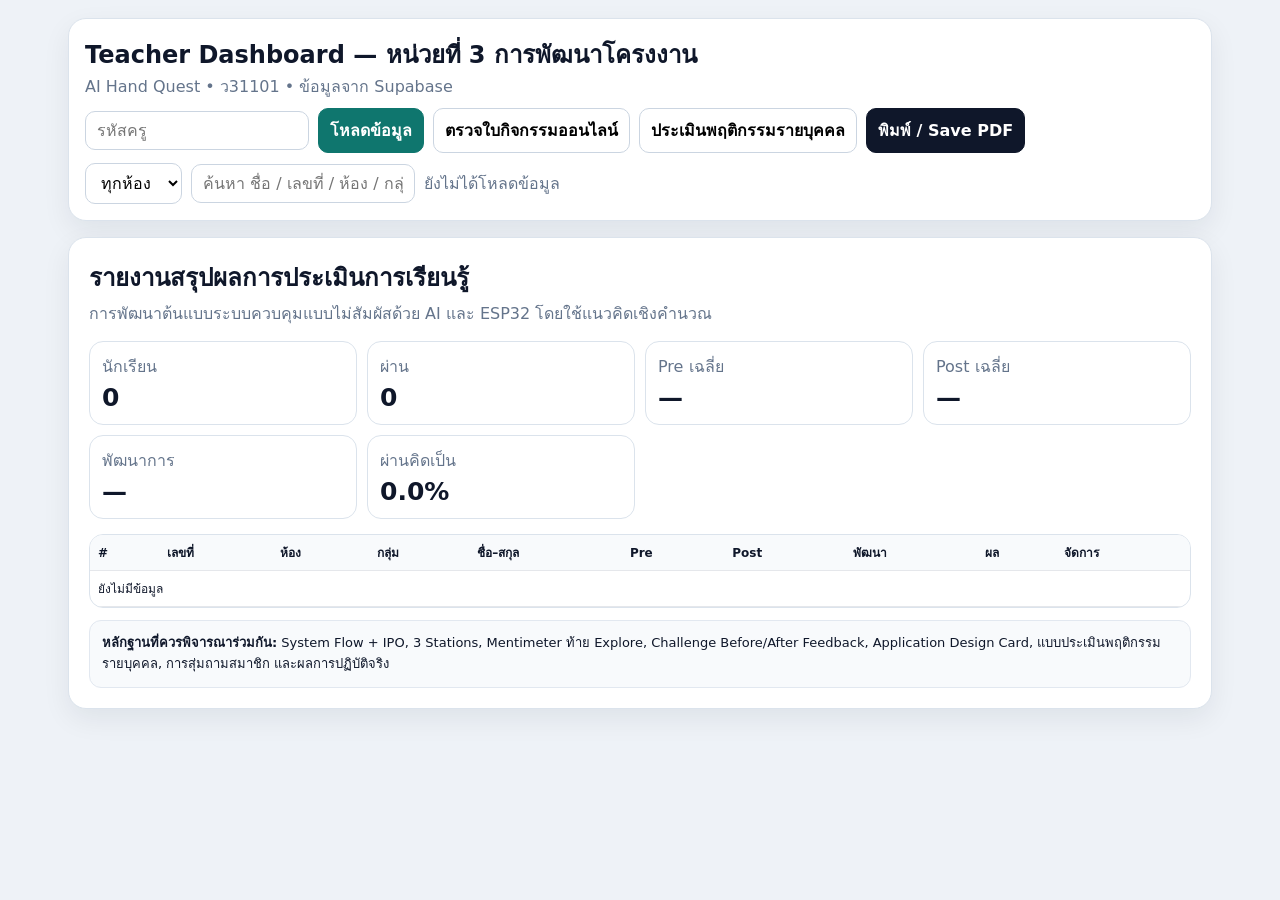
<file: teacher-summary.html>
<!doctype html><html lang="th"><head><meta charset="utf-8"><meta name="viewport" content="width=device-width,initial-scale=1"><title>AI Hand Quest | Teacher Dashboard</title><style>*{box-sizing:border-box}body{margin:0;background:#eef2f7;color:#0f172a;font-family:system-ui,-apple-system,"Segoe UI",Tahoma,sans-serif}.app{max-width:1180px;margin:auto;padding:18px}.toolbar,.paper{background:#fff;border:1px solid #dbe3ec;border-radius:18px;box-shadow:0 10px 28px #0f172a12}.toolbar{padding:16px;margin-bottom:16px}.row{display:flex;gap:9px;align-items:center;flex-wrap:wrap}input,select,button{font:inherit;padding:9px 11px;border:1px solid #cbd5e1;border-radius:10px;background:#fff}button{font-weight:800;cursor:pointer}.primary{background:#0f766e;color:#fff;border-color:#0f766e}.dark{background:#0f172a;color:#fff;border-color:#0f172a}.paper{padding:20px;margin-bottom:16px}.muted{color:#64748b}.kpis{display:grid;grid-template-columns:repeat(4,1fr);gap:10px;margin:15px 0}.kpi{border:1px solid #dbe3ec;border-radius:14px;padding:12px}.kpi b{display:block;font-size:25px;margin-top:4px}.grid{overflow:auto;border:1px solid #dbe3ec;border-radius:14px}table{border-collapse:collapse;width:100%}th,td{padding:8px;border-bottom:1px solid #e5e7eb;text-align:left;font-size:12px}th{background:#f8fafc}.badge{padding:3px 8px;border-radius:999px;font-weight:800}.ok{background:#dcfce7;color:#166534}.bad{background:#fee2e2;color:#991b1b}.note{background:#f8fafc;border:1px solid #e2e8f0;border-radius:12px;padding:12px;margin-top:12px;font-size:13px;line-height:1.6}@media(max-width:720px){.kpis{grid-template-columns:1fr 1fr}}@media print{.toolbar,.no-print{display:none!important}body{background:#fff}.app{padding:0}.paper{box-shadow:none;border:0;border-radius:0}}</style></head><body><div class="app"><div class="toolbar no-print"><div class="row" style="justify-content:space-between"><div><h2 style="margin:0">Teacher Dashboard — หน่วยที่ 3 การพัฒนาโครงงาน</h2><div class="muted">AI Hand Quest • ว31101 • ข้อมูลจาก Supabase</div></div><div class="row"><input id="code" type="password" placeholder="รหัสครู"><button id="load" class="primary">โหลดข้อมูล</button><button onclick="location.href='teacher-worksheet.html'">ตรวจใบกิจกรรมออนไลน์</button><button onclick="location.href='behavior-assessment.html'">ประเมินพฤติกรรมรายบุคคล</button><button onclick="window.print()" class="dark">พิมพ์ / Save PDF</button></div></div><div class="row" style="margin-top:10px"><select id="room"><option value="">ทุกห้อง</option></select><input id="search" placeholder="ค้นหา ชื่อ / เลขที่ / ห้อง / กลุ่ม"><span id="status" class="muted">ยังไม่ได้โหลดข้อมูล</span></div></div><section class="paper"><h1 style="margin:0 0 4px">รายงานสรุปผลการประเมินการเรียนรู้</h1><div class="muted">การพัฒนาต้นแบบระบบควบคุมแบบไม่สัมผัสด้วย AI และ ESP32 โดยใช้แนวคิดเชิงคำนวณ</div><div id="kpis" class="kpis"></div><div class="grid"><table><thead><tr><th>#</th><th>เลขที่</th><th>ห้อง</th><th>กลุ่ม</th><th>ชื่อ–สกุล</th><th>Pre</th><th>Post</th><th>พัฒนา</th><th>ผล</th><th class="no-print">จัดการ</th></tr></thead><tbody id="students"></tbody></table></div><div class="note"><b>หลักฐานที่ควรพิจารณาร่วมกัน:</b> System Flow + IPO, 3 Stations, Mentimeter ท้าย Explore, Challenge Before/After Feedback, Application Design Card, แบบประเมินพฤติกรรมรายบุคคล, การสุ่มถามสมาชิก และผลการปฏิบัติจริง</div></section></div><script>(()=>{'use strict';const API='https://ckiltjhcvxriwjfreqfz.supabase.co/functions/v1/teacher-results-admin',$=id=>document.getElementById(id),rows=[];for(let i=1;i<=13;i++)$('room').insertAdjacentHTML('beforeend',`<option value="${i}">ม.4/${i}</option>`);$('code').value=sessionStorage.getItem('aihq_teacher_code')||'';async function call(action,p={}){let code=$('code').value.trim();if(!code)throw Error('กรุณากรอกรหัสครู');sessionStorage.setItem('aihq_teacher_code',code);let r=await fetch(API,{method:'POST',headers:{'content-type':'application/json','x-teacher-code':code},body:JSON.stringify({action,...p})}),j=await r.json().catch(()=>({}));if(!r.ok||!j.ok)throw Error(j.error||'เชื่อมต่อไม่สำเร็จ');return j}async function load(){try{$('status').textContent='กำลังโหลด...';let j=await call('list');rows.splice(0,rows.length,...(j.rows||[]));$('status').textContent='โหลดแล้ว '+rows.length+' รายการ';render()}catch(e){$('status').textContent='ผิดพลาด: '+e.message;alert(e.message)}}function data(){let q=$('search').value.trim().toLowerCase(),room=$('room').value;return rows.filter(r=>(!room||String(r.room)===room)&&(!q||[r.name,r.student_no,r.room,r.group_no].some(v=>String(v).toLowerCase().includes(q)))).sort((a,b)=>Number(a.room)-Number(b.room)||Number(a.student_no)-Number(b.student_no))}function avg(a,key){let z=a.filter(r=>r[key]!=null);return z.length?z.reduce((s,r)=>s+Number(r[key]),0)/z.length:null}function f(n){return n==null?'—':Number(n).toFixed(1)+'%'}function esc(s){return String(s??'').replace(/[&<>\"]/g,m=>({'&':'&amp;','<':'&lt;','>':'&gt;','\"':'&quot;'}[m]))}function render(){let a=data(),passed=a.filter(r=>r.passed).length,pre=avg(a,'pre_percent'),post=avg(a,'post_percent'),gain=avg(a,'gain_percentage_points');$('kpis').innerHTML=[['นักเรียน',a.length],['ผ่าน',passed],['Pre เฉลี่ย',f(pre)],['Post เฉลี่ย',f(post)],['พัฒนาการ',gain==null?'—':Number(gain).toFixed(1)+' จุด'],['ผ่านคิดเป็น',a.length?(passed*100/a.length).toFixed(1)+'%':'0.0%']].map(x=>`<div class="kpi"><span class="muted">${x[0]}</span><b>${x[1]}</b></div>`).join('');$('students').innerHTML=a.length?a.map((r,i)=>`<tr><td>${i+1}</td><td>${r.student_no}</td><td>ม.4/${r.room}</td><td>${r.group_no}</td><td>${esc(r.name)}</td><td>${f(r.pre_percent)}</td><td>${f(r.post_percent)}</td><td>${r.gain_percentage_points==null?'—':Number(r.gain_percentage_points).toFixed(1)}</td><td><span class="badge ${r.passed?'ok':'bad'}">${r.passed?'ผ่าน':'ไม่ผ่าน'}</span></td><td class="no-print"><button onclick="editRow('${r.id}')">แก้</button> <button onclick="delRow('${r.id}')">ลบ</button></td></tr>`).join(''):'<tr><td colspan="10">ยังไม่มีข้อมูล</td></tr>'}window.editRow=async id=>{let r=rows.find(x=>x.id===id);if(!r)return;let name=prompt('ชื่อ–สกุล',r.name);if(name===null)return;let no=prompt('เลขที่',r.student_no);if(no===null)return;let room=prompt('ห้อง 1-13',r.room);if(room===null)return;let group=prompt('กลุ่ม 1-8',r.group_no);if(group===null)return;try{await call('update_identity',{id,name,student_no:+no,room:+room,group_no:+group});await load()}catch(e){alert(e.message)}};window.delRow=async id=>{let r=rows.find(x=>x.id===id);if(!r||!confirm('ลบผลของ '+r.name+' ใช่หรือไม่?'))return;try{await call('delete',{id});await load()}catch(e){alert(e.message)}};$('load').onclick=load;$('room').onchange=render;$('search').oninput=render;$('code').onkeydown=e=>{if(e.key==='Enter')load()};render()})();</script></body></html>
</file>
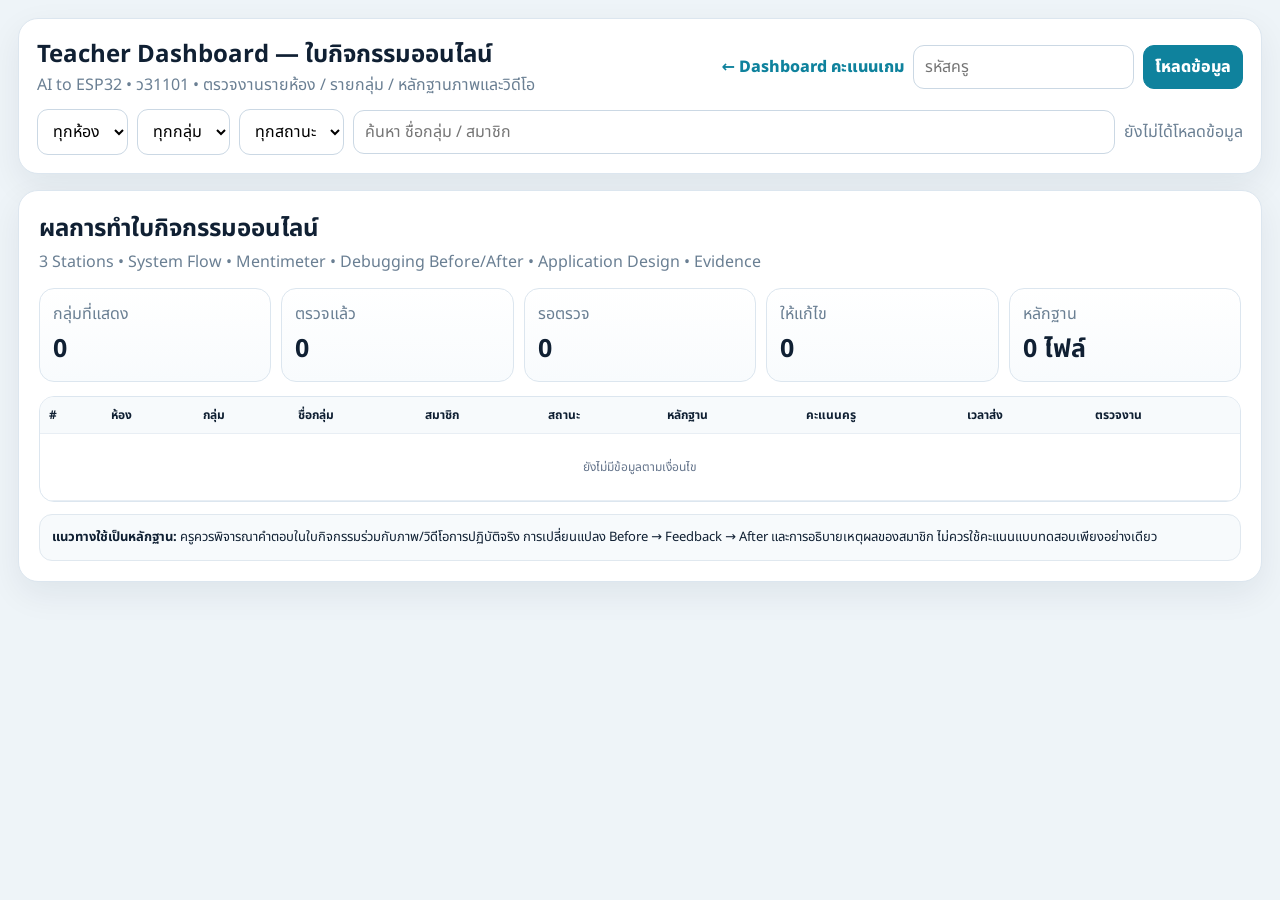
<file: teacher-worksheet.html>
<!doctype html><html lang="th"><head><meta charset="utf-8"><meta name="viewport" content="width=device-width,initial-scale=1"><title>AI to ESP32 | Teacher Worksheet Dashboard</title><style>@import url('https://fonts.googleapis.com/css2?family=Noto+Sans+Thai:wght@400;500;600;700;800&display=swap');*{box-sizing:border-box}body{margin:0;background:#eef4f8;color:#102033;font-family:'Noto Sans Thai',system-ui,sans-serif}.app{max-width:1280px;margin:auto;padding:18px}.toolbar,.paper,.modal-card{background:#fff;border:1px solid #dce6ef;border-radius:20px;box-shadow:0 12px 34px #10203312}.toolbar{padding:18px;margin-bottom:16px}.row{display:flex;gap:9px;align-items:center;flex-wrap:wrap}.grow{flex:1}h1,h2,h3{margin-top:0}input,select,button,textarea{font:inherit;padding:9px 11px;border:1px solid #cbd8e4;border-radius:11px;background:#fff}textarea{width:100%;min-height:96px;resize:vertical}button{font-weight:800;cursor:pointer}.primary{background:#0f829d;color:#fff;border-color:#0f829d}.dark{background:#102033;color:#fff;border-color:#102033}.green{background:#0f9f6e;color:#fff;border-color:#0f9f6e}.danger{background:#fff1f2;color:#b4232d;border-color:#fecdd3}.soft{background:#f5f8fb}.paper{padding:20px;margin-bottom:16px}.muted{color:#6a7f93}.kpis{display:grid;grid-template-columns:repeat(5,1fr);gap:10px;margin:14px 0}.kpi{border:1px solid #dce6ef;border-radius:15px;padding:13px;background:linear-gradient(180deg,#fff,#f8fbfd)}.kpi b{display:block;font-size:25px;margin-top:4px}.grid{overflow:auto;border:1px solid #dce6ef;border-radius:15px}table{border-collapse:collapse;width:100%;min-width:1050px}th,td{padding:9px;border-bottom:1px solid #e8eef4;text-align:left;font-size:12px;vertical-align:top}th{background:#f7fafc;position:sticky;top:0}.badge{display:inline-block;padding:4px 9px;border-radius:999px;font-weight:800}.submitted{background:#e0f2fe;color:#075985}.reviewed{background:#dcfce7;color:#166534}.revision_requested{background:#ffedd5;color:#9a3412}.draft{background:#f1f5f9;color:#475569}.ev{display:inline-block;padding:3px 7px;border-radius:8px;background:#eef7fb;margin-right:4px}.note{background:#f7fafc;border:1px solid #e0e8ef;border-radius:13px;padding:12px;margin-top:12px;font-size:13px;line-height:1.6}.modal{position:fixed;inset:0;background:#0f172a8c;display:none;align-items:flex-start;justify-content:center;padding:24px;z-index:100;overflow:auto}.modal.show{display:flex}.modal-card{width:min(1050px,100%);padding:20px}.modal-head{display:flex;justify-content:space-between;gap:14px;align-items:flex-start}.answer-grid{display:grid;grid-template-columns:1fr 1fr;gap:12px}.answer-card{border:1px solid #dce6ef;border-radius:14px;padding:13px;background:#fbfdff}.answer-card b{display:block;margin-bottom:6px;color:#0f6075}.answer-card pre{white-space:pre-wrap;margin:0;font:inherit;color:#334155}.evidence-grid{display:grid;grid-template-columns:repeat(auto-fill,minmax(230px,1fr));gap:12px}.evidence-card{border:1px solid #dce6ef;border-radius:15px;overflow:hidden;background:#fff}.evidence-card img,.evidence-card video{display:block;width:100%;height:170px;object-fit:cover;background:#0f172a}.evidence-body{padding:10px;font-size:12px}.links a{display:block;margin:4px 0;color:#0b7ba0;word-break:break-all}.review-box{display:grid;grid-template-columns:160px 180px 1fr auto;gap:10px;align-items:start;padding:14px;border:1px solid #dce6ef;border-radius:15px;background:#f8fbfd;margin-top:16px}.empty{padding:24px;text-align:center;color:#64748b}.toplink{color:#0f829d;text-decoration:none;font-weight:800}@media(max-width:900px){.kpis{grid-template-columns:1fr 1fr}.answer-grid{grid-template-columns:1fr}.review-box{grid-template-columns:1fr}.modal{padding:8px}.app{padding:10px}}@media print{.toolbar,.no-print,.modal{display:none!important}body{background:#fff}.app{padding:0}.paper{box-shadow:none;border:0}}</style></head><body><div class="app"><div class="toolbar no-print"><div class="row" style="justify-content:space-between"><div><h2 style="margin:0">Teacher Dashboard — ใบกิจกรรมออนไลน์</h2><div class="muted">AI to ESP32 • ว31101 • ตรวจงานรายห้อง / รายกลุ่ม / หลักฐานภาพและวิดีโอ</div></div><div class="row"><a class="toplink" href="teacher-summary.html">← Dashboard คะแนนเกม</a><input id="code" type="password" placeholder="รหัสครู"><button id="load" class="primary">โหลดข้อมูล</button></div></div><div class="row" style="margin-top:12px"><select id="room"><option value="">ทุกห้อง</option></select><select id="group"><option value="">ทุกกลุ่ม</option></select><select id="statusFilter"><option value="">ทุกสถานะ</option><option value="submitted">ส่งแล้ว</option><option value="reviewed">ตรวจแล้ว</option><option value="revision_requested">ให้แก้ไข</option><option value="draft">ฉบับร่าง</option></select><input id="search" class="grow" placeholder="ค้นหา ชื่อกลุ่ม / สมาชิก"><span id="status" class="muted">ยังไม่ได้โหลดข้อมูล</span></div></div><section class="paper"><h1 style="margin-bottom:3px">ผลการทำใบกิจกรรมออนไลน์</h1><div class="muted">3 Stations • System Flow • Mentimeter • Debugging Before/After • Application Design • Evidence</div><div id="kpis" class="kpis"></div><div class="grid"><table><thead><tr><th>#</th><th>ห้อง</th><th>กลุ่ม</th><th>ชื่อกลุ่ม</th><th>สมาชิก</th><th>สถานะ</th><th>หลักฐาน</th><th>คะแนนครู</th><th>เวลาส่ง</th><th class="no-print">ตรวจงาน</th></tr></thead><tbody id="rows"></tbody></table></div><div class="note"><b>แนวทางใช้เป็นหลักฐาน:</b> ครูควรพิจารณาคำตอบในใบกิจกรรมร่วมกับภาพ/วิดีโอการปฏิบัติจริง การเปลี่ยนแปลง Before → Feedback → After และการอธิบายเหตุผลของสมาชิก ไม่ควรใช้คะแนนแบบทดสอบเพียงอย่างเดียว</div></section></div><div id="modal" class="modal"><div class="modal-card"><div class="modal-head"><div><h2 id="detailTitle">รายละเอียดใบกิจกรรม</h2><div id="detailMeta" class="muted"></div></div><button id="close" class="soft">✕ ปิด</button></div><hr style="border:0;border-top:1px solid #e4ebf1;margin:16px 0"><h3>คำตอบใบกิจกรรม</h3><div id="answers" class="answer-grid"></div><h3 style="margin-top:20px">ลิงก์หลักฐานเพิ่มเติม</h3><div id="links" class="links"></div><h3 style="margin-top:20px">ภาพถ่าย / วิดีโอ</h3><div id="evidence" class="evidence-grid"></div><div class="review-box no-print"><div><label class="muted">สถานะ</label><select id="reviewStatus" style="width:100%;margin-top:5px"><option value="reviewed">ตรวจแล้ว</option><option value="revision_requested">ให้แก้ไข</option><option value="submitted">ส่งแล้ว</option></select></div><div><label class="muted">คะแนนครู (0–100)</label><input id="score" type="number" min="0" max="100" step="0.5" style="width:100%;margin-top:5px"></div><div><label class="muted">Feedback ครู</label><textarea id="feedback" style="margin-top:5px"></textarea></div><div style="display:grid;gap:8px"><button id="saveReview" class="green">บันทึกผลตรวจ</button><button id="deleteWork" class="danger">ลบงาน</button></div></div></div></div><script>(()=>{'use strict';const API='https://ckiltjhcvxriwjfreqfz.supabase.co/functions/v1/teacher-worksheet-admin',$=id=>document.getElementById(id);let all=[],current=null;for(let i=1;i<=13;i++)$('room').insertAdjacentHTML('beforeend',`<option value="${i}">ม.4/${i}</option>`);for(let i=1;i<=8;i++)$('group').insertAdjacentHTML('beforeend',`<option value="${i}">กลุ่ม ${i}</option>`);$('code').value=sessionStorage.getItem('aihq_teacher_code')||'';function esc(s){return String(s??'').replace(/[&<>\"]/g,m=>({'&':'&amp;','<':'&lt;','>':'&gt;','\"':'&quot;'}[m]))}function fmtDate(s){if(!s)return'—';try{return new Date(s).toLocaleString('th-TH',{dateStyle:'short',timeStyle:'short'})}catch{return s}}function badge(s){const label={submitted:'ส่งแล้ว',reviewed:'ตรวจแล้ว',revision_requested:'ให้แก้ไข',draft:'ฉบับร่าง'}[s]||s;return`<span class="badge ${esc(s)}">${esc(label)}</span>`}async function call(action,p={}){const code=$('code').value.trim();if(!code)throw Error('กรุณากรอกรหัสครู');sessionStorage.setItem('aihq_teacher_code',code);const r=await fetch(API,{method:'POST',headers:{'content-type':'application/json','x-teacher-code':code},body:JSON.stringify({action,...p})}),j=await r.json().catch(()=>({}));if(!r.ok||!j.ok)throw Error(j.error||'เชื่อมต่อไม่สำเร็จ');return j}async function load(){try{$('status').textContent='กำลังโหลด...';const j=await call('list');all=j.rows||[];$('status').textContent=`โหลดแล้ว ${all.length} กลุ่ม`;render()}catch(e){$('status').textContent='ผิดพลาด: '+e.message;alert(e.message)}}function filtered(){const room=$('room').value,group=$('group').value,st=$('statusFilter').value,q=$('search').value.trim().toLowerCase();return all.filter(r=>(!room||String(r.room)===room)&&(!group||String(r.group_no)===group)&&(!st||r.status===st)&&(!q||[r.group_name,...(r.members||[])].some(v=>String(v||'').toLowerCase().includes(q))))}function render(){const a=filtered(),rev=a.filter(x=>x.status==='reviewed').length,pending=a.filter(x=>x.status==='submitted'||x.status==='draft').length,fix=a.filter(x=>x.status==='revision_requested').length,evid=a.reduce((s,r)=>s+(r.worksheet_evidence?.length||0),0);$('kpis').innerHTML=[['กลุ่มที่แสดง',a.length],['ตรวจแล้ว',rev],['รอตรวจ',pending],['ให้แก้ไข',fix],['หลักฐาน',evid+' ไฟล์']].map(x=>`<div class="kpi"><span class="muted">${x[0]}</span><b>${x[1]}</b></div>`).join('');$('rows').innerHTML=a.length?a.map((r,i)=>{const ev=r.worksheet_evidence||[],img=ev.filter(e=>String(e.mime_type).startsWith('image/')).length,vid=ev.filter(e=>String(e.mime_type).startsWith('video/')).length;return`<tr><td>${i+1}</td><td>ม.4/${r.room}</td><td>${r.group_no}</td><td>${esc(r.group_name||'—')}</td><td>${(r.members||[]).map(esc).join('<br>')||'—'}</td><td>${badge(r.status)}</td><td><span class="ev">📷 ${img}</span><span class="ev">🎥 ${vid}</span></td><td>${r.teacher_score==null?'—':Number(r.teacher_score).toFixed(1)}</td><td>${fmtDate(r.submitted_at)}</td><td class="no-print"><button class="primary" onclick="openWork('${r.submission_id}')">เปิดตรวจ</button></td></tr>`}).join(''):'<tr><td colspan="10" class="empty">ยังไม่มีข้อมูลตามเงื่อนไข</td></tr>'}function prettyKey(k){const m={a_obs:'Station A: สิ่งที่สังเกต',a_hyp:'Station A: สมมติฐาน',a_evi:'Station A: หลักฐาน/วิธีทดสอบ',a_sum:'Station A: ข้อสรุป',b_obs:'Station B: สิ่งที่สังเกต',b_hyp:'Station B: สมมติฐาน',b_evi:'Station B: หลักฐาน/วิธีทดสอบ',b_sum:'Station B: ข้อสรุป',c_obs:'Station C: สิ่งที่สังเกต',c_hyp:'Station C: สมมติฐาน',c_evi:'Station C: หลักฐาน/วิธีทดสอบ',c_sum:'Station C: ข้อสรุป',flow_input:'System Flow: Input',flow_p1:'System Flow: Process 1',flow_p2:'System Flow: Communication',flow_ctrl:'System Flow: Controller',flow_out:'System Flow: Output',menti_q1:'Mentimeter Q1',menti_q2:'Mentimeter Q2',challenge_topic:'Challenge',before_symptom:'Before: อาการ',before_hyp:'Before: สมมติฐาน',before_evi:'Before: หลักฐาน',before_test:'Before: วิธีทดสอบ',before_result:'Before: ผล',before_fix:'Before: แนวทางแก้',after_symptom:'After: อาการ',after_hyp:'After: สมมติฐาน',after_evi:'After: หลักฐาน',after_test:'After: วิธีทดสอบ',after_result:'After: ผล',after_fix:'After: แนวทางแก้',feedback_note:'Feedback ที่ได้รับ',app_problem:'Application: ปัญหา',app_user:'Application: ผู้ใช้',app_input:'Application: Input',app_process:'Application: Process',app_output:'Application: Output',app_adjust:'Application: สิ่งที่ปรับ',app_risk:'Application: ความเสี่ยง/ข้อจำกัด',app_test:'Application: วิธีทดสอบ',app_sketch:'Application: ภาพร่าง/แผนผัง',evidence_summary:'สรุปหลักฐาน'};return m[k]||k}function safeUrl(u){try{const x=new URL(u);return['http:','https:'].includes(x.protocol)?x.href:null}catch{return null}}window.openWork=async sid=>{try{const j=await call('detail',{submission_id:sid});current=j.row;$('detailTitle').textContent=`ม.4/${current.room} • กลุ่ม ${current.group_no} • ${current.group_name||'ไม่มีชื่อกลุ่ม'}`;$('detailMeta').textContent=`สมาชิก: ${(current.members||[]).join(', ')||'—'} • ส่ง ${fmtDate(current.submitted_at)}`;const ans=current.worksheet_answers||{};$('answers').innerHTML=Object.entries(ans).filter(([,v])=>String(v??'').trim()).map(([k,v])=>`<div class="answer-card"><b>${esc(prettyKey(k))}</b><pre>${esc(v)}</pre></div>`).join('')||'<div class="empty">ไม่มีคำตอบ</div>';$('links').innerHTML=(current.evidence_links||[]).map(u=>safeUrl(u)).filter(Boolean).map(u=>`<a href="${esc(u)}" target="_blank" rel="noopener">${esc(u)}</a>`).join('')||'<div class="muted">ไม่มีลิงก์</div>';$('evidence').innerHTML=(j.evidence||[]).map(e=>{const video=String(e.mime_type).startsWith('video/'),media=e.signed_url?(video?`<video controls preload="metadata" src="${esc(e.signed_url)}"></video>`:`<img loading="lazy" src="${esc(e.signed_url)}" alt="หลักฐาน">`):'<div class="empty">เปิดไฟล์ไม่ได้</div>';return`<div class="evidence-card">${media}<div class="evidence-body"><b>${esc(e.file_name)}</b><div class="muted">${esc(e.section)} • ${(Number(e.file_size||0)/1024/1024).toFixed(1)} MB</div><div>${esc(e.description||'')}</div></div></div>`}).join('')||'<div class="empty">ไม่มีภาพ/วิดีโอ</div>';$('reviewStatus').value=current.status==='revision_requested'?'revision_requested':'reviewed';$('score').value=current.teacher_score??'';$('feedback').value=current.teacher_feedback??'';$('modal').classList.add('show')}catch(e){alert(e.message)}};$('close').onclick=()=>$('modal').classList.remove('show');$('modal').onclick=e=>{if(e.target===$('modal'))$('modal').classList.remove('show')};$('saveReview').onclick=async()=>{if(!current)return;try{await call('review',{submission_id:current.submission_id,status:$('reviewStatus').value,teacher_score:$('score').value,teacher_feedback:$('feedback').value});alert('บันทึกผลตรวจแล้ว');$('modal').classList.remove('show');await load()}catch(e){alert(e.message)}};$('deleteWork').onclick=async()=>{if(!current||!confirm('ลบใบกิจกรรมและหลักฐานไฟล์ของกลุ่มนี้ทั้งหมดใช่หรือไม่?'))return;try{await call('delete',{submission_id:current.submission_id});$('modal').classList.remove('show');await load()}catch(e){alert(e.message)}};$('load').onclick=load;['room','group','statusFilter'].forEach(id=>$(id).onchange=render);$('search').oninput=render;$('code').onkeydown=e=>{if(e.key==='Enter')load()};render()})();</script></body></html>
</file>
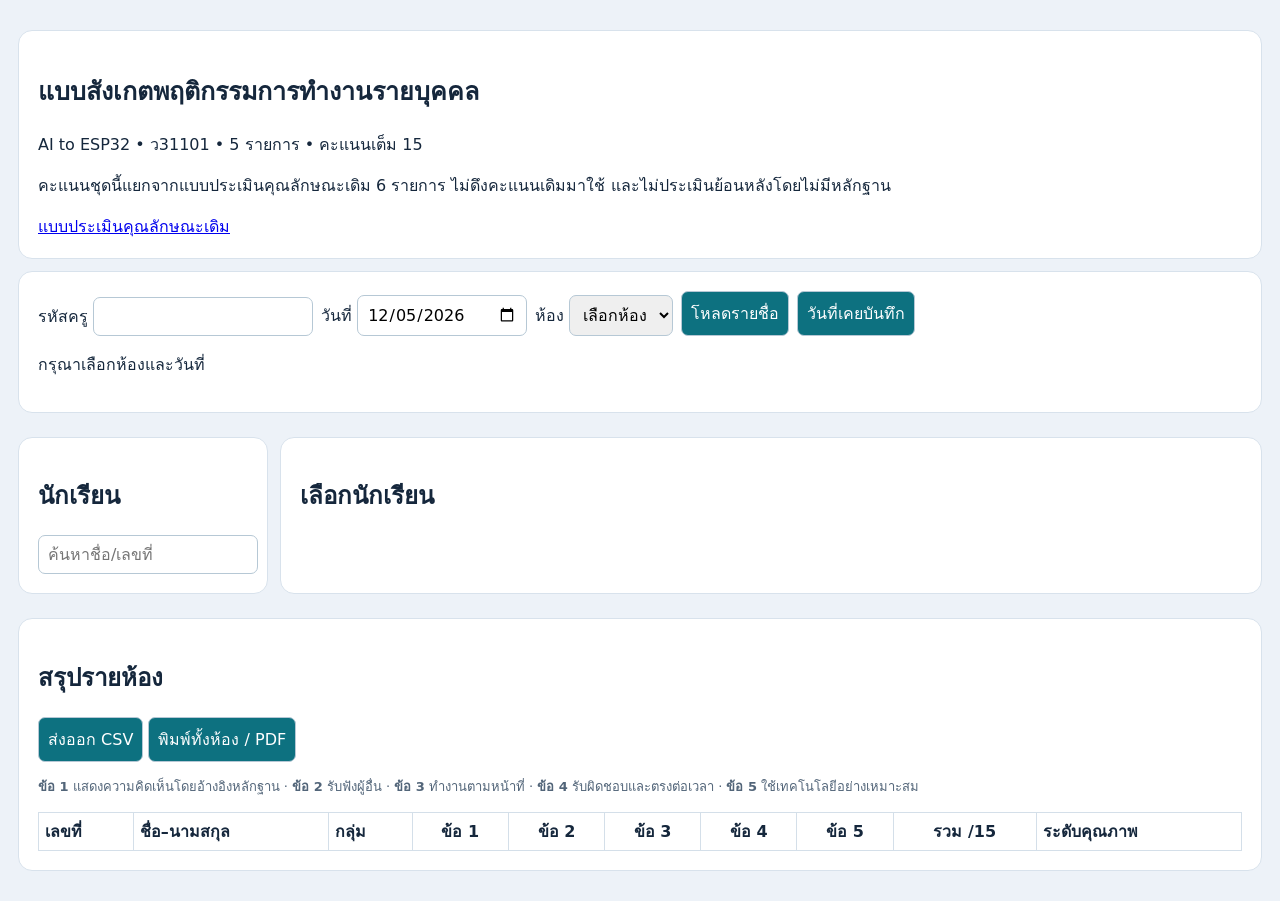
<file: work-observation.html>
<!doctype html><html lang="th"><head><meta charset="utf-8"><meta name="viewport" content="width=device-width,initial-scale=1"><title>แบบสังเกตพฤติกรรมการทำงานรายบุคคล</title><style>body{font:16px system-ui,Tahoma;margin:0;background:#edf2f8;color:#15273c}main{max-width:1250px;margin:auto;padding:18px}section{background:white;padding:19px;margin:12px 0;border:1px solid #d8e2ec;border-radius:14px}h1{font-size:25px}label{display:block;margin:10px 0}input,select,textarea,button{font:inherit;padding:9px;border:1px solid #b6c8d5;border-radius:7px}button{background:#0d7180;color:white;cursor:pointer}button:disabled{opacity:.5}textarea{width:95%;min-height:47px}.toolbar{display:flex;gap:8px;flex-wrap:wrap;align-items:end}.toolbar label{margin:0}.entry{border:1px solid #d8e2ec;padding:11px;border-radius:10px;margin:9px 0}.entry label{display:inline-block;margin-right:10px}.cols{display:grid;grid-template-columns:250px 1fr;gap:12px}.list{max-height:540px;overflow:auto}.list button{display:block;width:100%;background:#e9f3f7;color:#123;margin:5px 0;text-align:left}.list button.active{background:#bedde7}table{border-collapse:collapse;width:100%}td,th{border:1px solid #d4dfe9;padding:6px;text-align:left}.scroll{overflow:auto}.scroll table{min-width:910px}.score-cell{text-align:center;font-variant-numeric:tabular-nums}.score-head{text-align:center;white-space:nowrap}.legend{color:#526579;font-size:13px;line-height:1.8}.print{display:none}@media(max-width:650px){.cols{grid-template-columns:1fr}main{padding:6px}}@media print{@page{size:A4 landscape;margin:12mm}.screen{display:none!important}.print{display:block!important}section{border:0;padding:0}.page{break-after:page}.page:last-child{break-after:auto}.report-summary table{font-size:10px}.report-summary td,.report-summary th{padding:4px}.report-summary h2{margin:0 0 8px}}</style></head><body><main>
<section class="screen"><h1>แบบสังเกตพฤติกรรมการทำงานรายบุคคล</h1><p>AI to ESP32 • ว31101 • 5 รายการ • คะแนนเต็ม 15</p><p>คะแนนชุดนี้แยกจากแบบประเมินคุณลักษณะเดิม 6 รายการ ไม่ดึงคะแนนเดิมมาใช้ และไม่ประเมินย้อนหลังโดยไม่มีหลักฐาน</p><a href="behavior-assessment.html">แบบประเมินคุณลักษณะเดิม</a></section>
<section class="screen"><div class="toolbar"><label>รหัสครู <input id="code" type="password"></label><label>วันที่ <input id="date" type="date"></label><label>ห้อง <select id="room"></select></label><button id="load">โหลดรายชื่อ</button><button id="dates">วันที่เคยบันทึก</button></div><p id="status">กรุณาเลือกห้องและวันที่</p></section>
<div class="cols screen"><section><h2>นักเรียน</h2><input id="search" placeholder="ค้นหาชื่อ/เลขที่"><div id="list" class="list"></div></section><section><h2 id="title">เลือกนักเรียน</h2><div id="form" hidden><label>กลุ่มที่ <select id="group"></select></label><label>ชื่อผู้ประเมิน <input id="evaluator" placeholder="ชื่อ–นามสกุล"></label><p>3 = สม่ำเสมอ, 2 = บ่อยครั้ง, 1 = บางครั้ง, ไม่เลือก = ยังไม่ประเมิน</p><div id="criteria"></div><label>หมายเหตุรวม <textarea id="general"></textarea></label><p id="rating"></p><button id="save">บันทึกรายบุคคล</button> <button id="printOne">พิมพ์รายบุคคล</button></div></section></div>
<section class="screen"><h2>สรุปรายห้อง</h2><p id="summary"></p><button id="csv">ส่งออก CSV</button> <button id="printAll">พิมพ์ทั้งห้อง / PDF</button><p class="legend"><b>ข้อ 1</b> แสดงความคิดเห็นโดยอ้างอิงหลักฐาน · <b>ข้อ 2</b> รับฟังผู้อื่น · <b>ข้อ 3</b> ทำงานตามหน้าที่ · <b>ข้อ 4</b> รับผิดชอบและตรงต่อเวลา · <b>ข้อ 5</b> ใช้เทคโนโลยีอย่างเหมาะสม</p>
<div class="scroll"><table><thead><tr><th>เลขที่</th><th>ชื่อ–นามสกุล</th><th>กลุ่ม</th><th class="score-head">ข้อ 1</th><th class="score-head">ข้อ 2</th><th class="score-head">ข้อ 3</th><th class="score-head">ข้อ 4</th><th class="score-head">ข้อ 5</th><th class="score-head">รวม /15</th><th>ระดับคุณภาพ</th></tr></thead><tbody id="summaryRows"></tbody></table></div></section><div id="report" class="print"></div></main>
<script src="work-observation.js?v=20261030-scores1"></script></body></html>
</file>
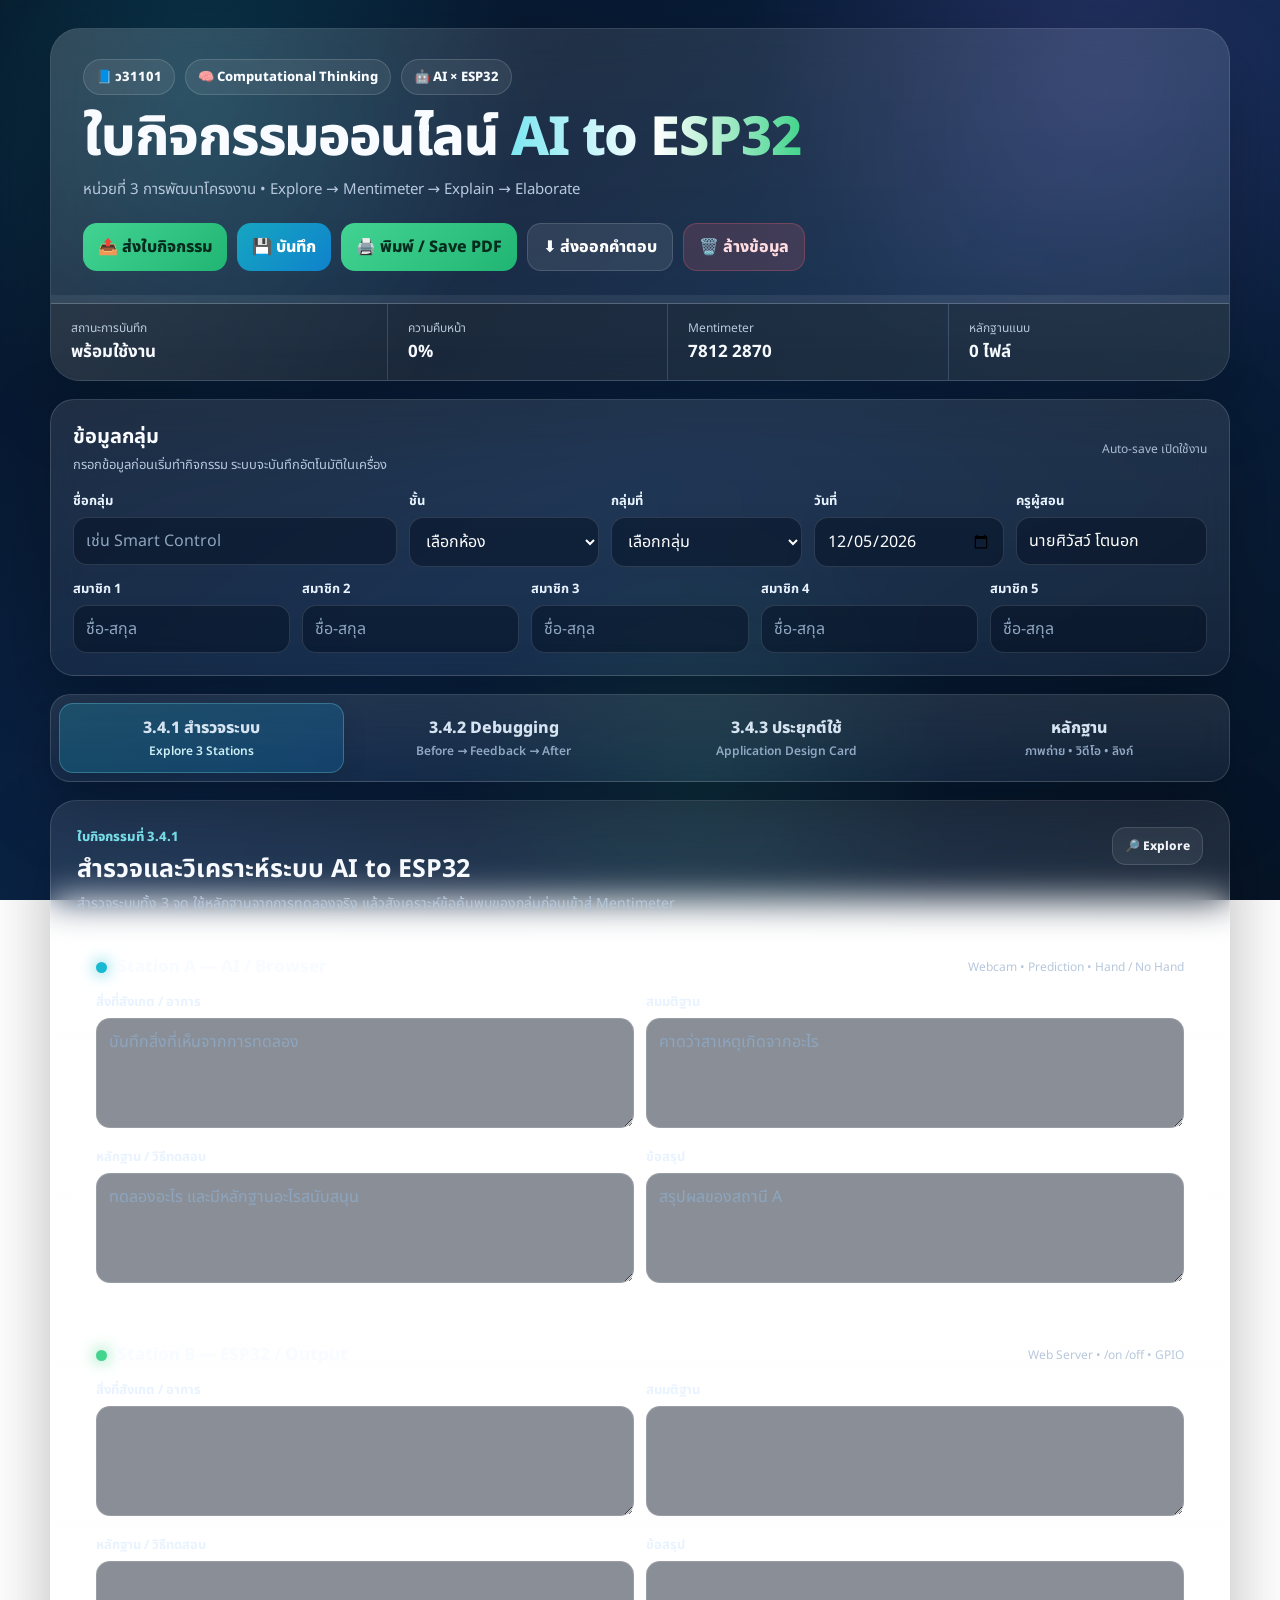
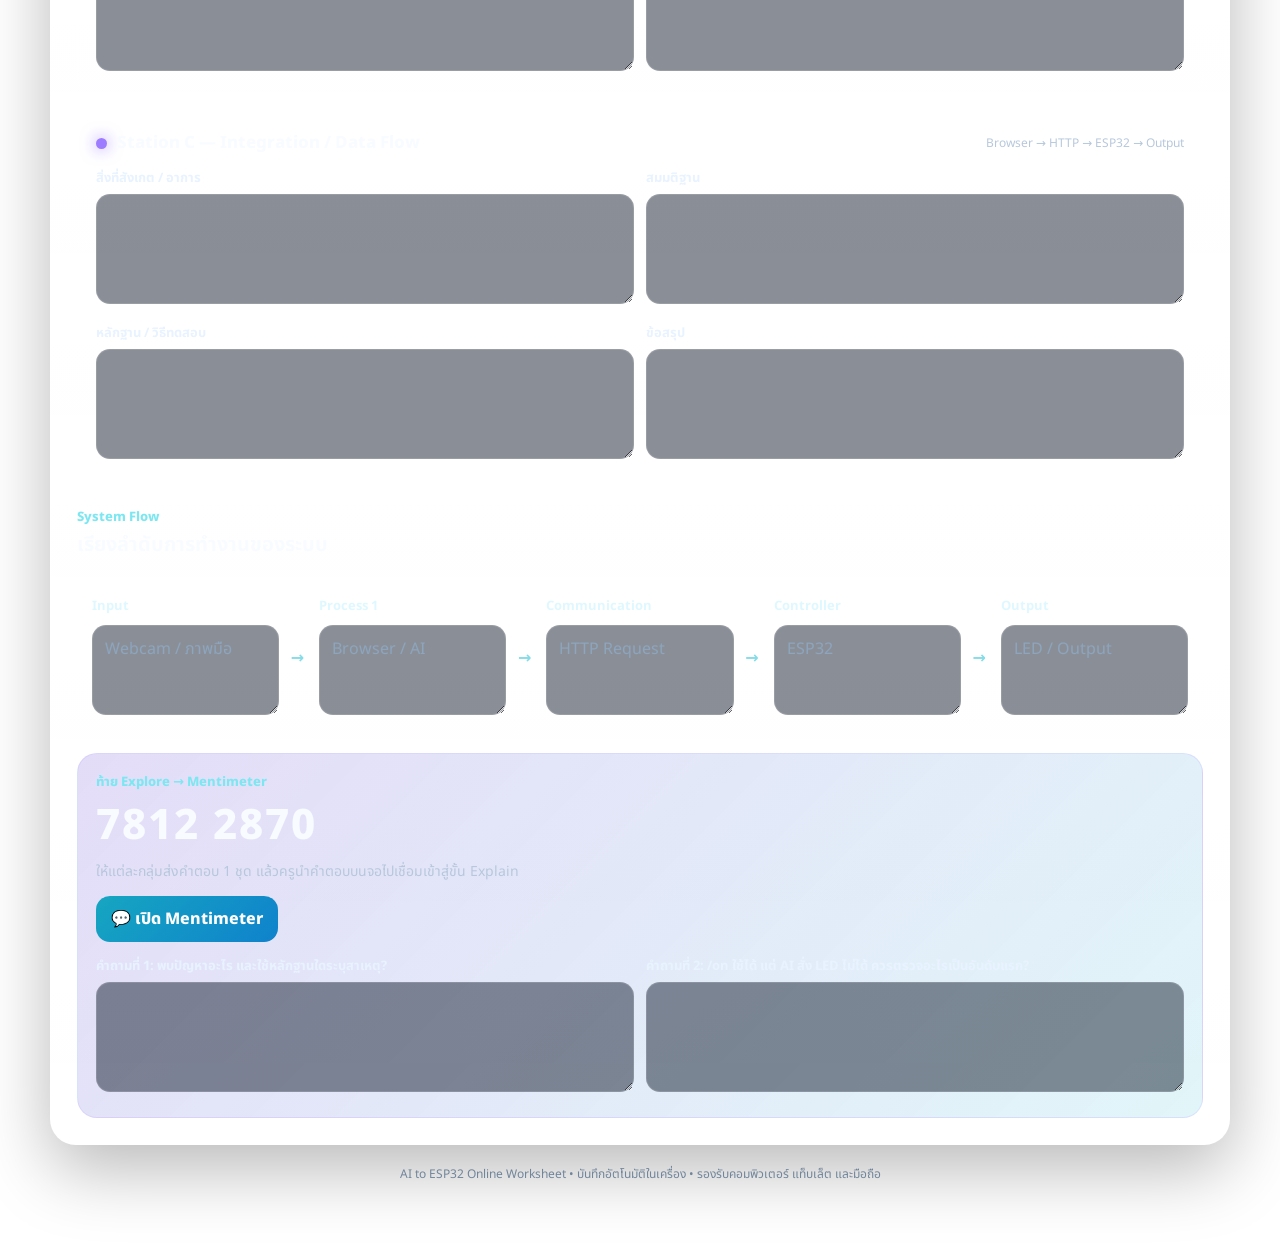
<file: worksheet.html>
<!DOCTYPE html><html lang="th"><head><meta charset="UTF-8"><meta name="viewport" content="width=device-width,initial-scale=1"><title>AI to ESP32 | Online Worksheet</title><meta name="theme-color" content="#07172f"><link rel="stylesheet" href="worksheet.css?v=1"></head><body>
<div class="container">

  <header class="hero glass">
    <div class="hero-main">
      <div class="eyebrow">
        <span class="badge">📘 ว31101</span>
        <span class="badge">🧠 Computational Thinking</span>
        <span class="badge">🤖 AI × ESP32</span>
      </div>
      <h1>ใบกิจกรรมออนไลน์ <span>AI to ESP32</span></h1>
      <p class="subtitle">หน่วยที่ 3 การพัฒนาโครงงาน • Explore → Mentimeter → Explain → Elaborate</p>

      <div class="top-tools no-print">
        <button class="btn btn-primary" onclick="saveData(true)">💾 บันทึก</button>
        <button class="btn btn-green" onclick="window.print()">🖨️ พิมพ์ / Save PDF</button>
        <button class="btn btn-soft" onclick="exportJSON()">⬇️ ส่งออกคำตอบ</button>
        <button class="btn btn-danger" onclick="resetForm()">🗑️ ล้างข้อมูล</button>
      </div>
    </div>

    <div class="progress-wrap"><div class="progress" id="progress"></div></div>
    <div class="stats">
      <div class="stat"><small>สถานะการบันทึก</small><strong id="saveState">พร้อมใช้งาน</strong></div>
      <div class="stat"><small>ความคืบหน้า</small><strong id="progressText">0%</strong></div>
      <div class="stat"><small>Mentimeter</small><strong>7812 2870</strong></div>
      <div class="stat"><small>โหมดกิจกรรม</small><strong>Collaborative Learning</strong></div>
    </div>
  </header>

  <section class="profile glass">
    <div class="section-title">
      <div><h2>ข้อมูลกลุ่ม</h2><p>กรอกข้อมูลก่อนเริ่มทำกิจกรรม ระบบจะบันทึกอัตโนมัติในเครื่อง</p></div>
      <span class="save-state" id="autoText">Auto-save เปิดใช้งาน</span>
    </div>

    <div class="grid5">
      <div class="field wide"><label>ชื่อกลุ่ม</label><input class="input" id="group_name" placeholder="เช่น Smart Control"></div>
      <div class="field"><label>ชั้น</label><select class="select" id="class_room"><option value="">เลือกห้อง</option></select></div>
      <div class="field"><label>กลุ่มที่</label><select class="select" id="group_no"><option value="">เลือกกลุ่ม</option></select></div>
      <div class="field"><label>วันที่</label><input type="date" class="input" id="date_work"></div>
      <div class="field"><label>ครูผู้สอน</label><input class="input" value="นายศิวัสว์ โตนอก" disabled></div>
    </div>
    <div class="members">
      <div class="field"><label>สมาชิก 1</label><input class="input" id="member1" placeholder="ชื่อ-สกุล"></div>
      <div class="field"><label>สมาชิก 2</label><input class="input" id="member2" placeholder="ชื่อ-สกุล"></div>
      <div class="field"><label>สมาชิก 3</label><input class="input" id="member3" placeholder="ชื่อ-สกุล"></div>
      <div class="field"><label>สมาชิก 4</label><input class="input" id="member4" placeholder="ชื่อ-สกุล"></div>
      <div class="field"><label>สมาชิก 5</label><input class="input" id="member5" placeholder="ชื่อ-สกุล"></div>
    </div>
  </section>

  <nav class="nav glass no-print">
    <button class="tab active" data-tab="p1">3.4.1 สำรวจระบบ<span>Explore 3 Stations</span></button>
    <button class="tab" data-tab="p2">3.4.2 Debugging<span>Before → Feedback → After</span></button>
    <button class="tab" data-tab="p3">3.4.3 ประยุกต์ใช้<span>Application Design Card</span></button>
  </nav>

  <main>
    <section id="p1" class="panel active">
      <div class="sheet glass">
        <div class="sheet-head">
          <div>
            <div class="sheet-kicker">ใบกิจกรรมที่ 3.4.1</div>
            <h3>สำรวจและวิเคราะห์ระบบ AI to ESP32</h3>
            <p class="sheet-desc">สำรวจระบบทั้ง 3 จุด ใช้หลักฐานจากการทดลองจริง แล้วสังเคราะห์ข้อค้นพบของกลุ่มก่อนเข้าสู่ Mentimeter</p>
          </div>
          <div class="step-chip">🔎 Explore</div>
        </div>

        <div class="station station-a">
          <div class="station-top"><div class="station-name"><span class="dot"></span>Station A — AI / Browser</div><span class="small-note">Webcam • Prediction • Hand / No Hand</span></div>
          <div class="two">
            <div class="field"><label>สิ่งที่สังเกต / อาการ</label><textarea class="textarea" id="a_obs" placeholder="บันทึกสิ่งที่เห็นจากการทดลอง"></textarea></div>
            <div class="field"><label>สมมติฐาน</label><textarea class="textarea" id="a_hyp" placeholder="คาดว่าสาเหตุเกิดจากอะไร"></textarea></div>
            <div class="field"><label>หลักฐาน / วิธีทดสอบ</label><textarea class="textarea" id="a_evi" placeholder="ทดลองอะไร และมีหลักฐานอะไรสนับสนุน"></textarea></div>
            <div class="field"><label>ข้อสรุป</label><textarea class="textarea" id="a_sum" placeholder="สรุปผลของสถานี A"></textarea></div>
          </div>
        </div>

        <div class="station station-b">
          <div class="station-top"><div class="station-name"><span class="dot"></span>Station B — ESP32 / Output</div><span class="small-note">Web Server • /on /off • GPIO</span></div>
          <div class="two">
            <div class="field"><label>สิ่งที่สังเกต / อาการ</label><textarea class="textarea" id="b_obs"></textarea></div>
            <div class="field"><label>สมมติฐาน</label><textarea class="textarea" id="b_hyp"></textarea></div>
            <div class="field"><label>หลักฐาน / วิธีทดสอบ</label><textarea class="textarea" id="b_evi"></textarea></div>
            <div class="field"><label>ข้อสรุป</label><textarea class="textarea" id="b_sum"></textarea></div>
          </div>
        </div>

        <div class="station station-c">
          <div class="station-top"><div class="station-name"><span class="dot"></span>Station C — Integration / Data Flow</div><span class="small-note">Browser → HTTP → ESP32 → Output</span></div>
          <div class="two">
            <div class="field"><label>สิ่งที่สังเกต / อาการ</label><textarea class="textarea" id="c_obs"></textarea></div>
            <div class="field"><label>สมมติฐาน</label><textarea class="textarea" id="c_hyp"></textarea></div>
            <div class="field"><label>หลักฐาน / วิธีทดสอบ</label><textarea class="textarea" id="c_evi"></textarea></div>
            <div class="field"><label>ข้อสรุป</label><textarea class="textarea" id="c_sum"></textarea></div>
          </div>
        </div>

        <div class="sheet-head" style="margin-top:22px;margin-bottom:10px">
          <div><div class="sheet-kicker">System Flow</div><h3 style="font-size:20px">เรียงลำดับการทำงานของระบบ</h3></div>
        </div>
        <div class="flow">
          <div class="flow-card"><b>Input</b><textarea class="textarea" id="flow_input" placeholder="Webcam / ภาพมือ"></textarea></div>
          <div class="flow-card"><b>Process 1</b><textarea class="textarea" id="flow_p1" placeholder="Browser / AI"></textarea></div>
          <div class="flow-card"><b>Communication</b><textarea class="textarea" id="flow_p2" placeholder="HTTP Request"></textarea></div>
          <div class="flow-card"><b>Controller</b><textarea class="textarea" id="flow_ctrl" placeholder="ESP32"></textarea></div>
          <div class="flow-card"><b>Output</b><textarea class="textarea" id="flow_out" placeholder="LED / Output"></textarea></div>
        </div>

        <div class="menti">
          <div class="sheet-kicker">ท้าย Explore → Mentimeter</div>
          <div class="menti-code">7812 2870</div>
          <p class="sheet-desc">ให้แต่ละกลุ่มส่งคำตอบ 1 ชุด แล้วครูนำคำตอบบนจอไปเชื่อมเข้าสู่ขั้น Explain</p>
          <div style="margin-top:12px" class="no-print">
            <a class="btn btn-primary" target="_blank" rel="noopener" href="https://www.menti.com/alxdzgt83ktx">💬 เปิด Mentimeter</a>
          </div>
          <div class="menti-grid">
            <div class="field"><label>คำถามที่ 1: พบปัญหาอะไร และใช้หลักฐานใดระบุสาเหตุ?</label><textarea class="textarea" id="menti_q1"></textarea></div>
            <div class="field"><label>คำถามที่ 2: /on ใช้ได้ แต่ AI สั่ง LED ไม่ได้ ควรตรวจอะไรเป็นอันดับแรก?</label><textarea class="textarea" id="menti_q2"></textarea></div>
          </div>
        </div>
      </div>
    </section>

    <section id="p2" class="panel">
      <div class="sheet glass">
        <div class="sheet-head">
          <div>
            <div class="sheet-kicker">ใบกิจกรรมที่ 3.4.2</div>
            <h3>Challenge Debugging</h3>
            <p class="sheet-desc">วิเคราะห์ปัญหาจากหลักฐาน เปรียบเทียบความคิดก่อนและหลังได้รับ Feedback เพื่อแสดงพัฒนาการของกระบวนการแก้ปัญหา</p>
          </div>
          <div class="step-chip">🛠️ Elaborate</div>
        </div>

        <div class="field" style="margin-bottom:16px"><label>สถานการณ์ Challenge ของกลุ่ม</label><textarea class="textarea" id="challenge_topic" placeholder="เช่น AI เห็น Hand แต่ LED ไม่ติด"></textarea></div>

        <div class="challenge-grid">
          <div class="column before">
            <div class="column-title">Before Feedback</div>
            <div class="stack">
              <div class="field"><label>อาการที่พบ</label><textarea class="textarea" id="before_symptom"></textarea></div>
              <div class="field"><label>สมมติฐานสาเหตุ</label><textarea class="textarea" id="before_hyp"></textarea></div>
              <div class="field"><label>หลักฐานที่มี</label><textarea class="textarea" id="before_evi"></textarea></div>
              <div class="field"><label>วิธีทดสอบ</label><textarea class="textarea" id="before_test"></textarea></div>
              <div class="field"><label>ผลการทดสอบ</label><textarea class="textarea" id="before_result"></textarea></div>
              <div class="field"><label>แนวทางแก้ไข / ปรับปรุง</label><textarea class="textarea" id="before_fix"></textarea></div>
            </div>
          </div>

          <div class="column after">
            <div class="column-title">After Feedback</div>
            <div class="stack">
              <div class="field"><label>อาการที่พบ</label><textarea class="textarea" id="after_symptom"></textarea></div>
              <div class="field"><label>สมมติฐานสาเหตุ</label><textarea class="textarea" id="after_hyp"></textarea></div>
              <div class="field"><label>หลักฐานที่มี</label><textarea class="textarea" id="after_evi"></textarea></div>
              <div class="field"><label>วิธีทดสอบ</label><textarea class="textarea" id="after_test"></textarea></div>
              <div class="field"><label>ผลการทดสอบ</label><textarea class="textarea" id="after_result"></textarea></div>
              <div class="field"><label>แนวทางแก้ไข / ปรับปรุง</label><textarea class="textarea" id="after_fix"></textarea></div>
            </div>
          </div>
        </div>

        <div class="field" style="margin-top:16px"><label>Feedback ที่ได้รับจากครู / เพื่อน</label><textarea class="textarea" id="feedback_note" placeholder="บันทึกข้อเสนอแนะที่นำไปใช้ปรับปรุง"></textarea></div>
      </div>
    </section>

    <section id="p3" class="panel">
      <div class="sheet glass">
        <div class="sheet-head">
          <div>
            <div class="sheet-kicker">ใบกิจกรรมที่ 3.4.3</div>
            <h3>Application Design Card</h3>
            <p class="sheet-desc">นำแนวคิดจากต้นแบบ Hand → LED ไปแก้ปัญหาในชีวิตจริง โดยเริ่มจากปัญหาและผู้ใช้ ไม่ใช่เริ่มจากอุปกรณ์</p>
          </div>
          <div class="step-chip">💡 Apply</div>
        </div>

        <div class="app-grid">
          <div class="app-card"><div class="num">1</div><div class="field"><label>ปัญหาชีวิตจริงที่ต้องการแก้</label><textarea class="textarea" id="app_problem"></textarea></div></div>
          <div class="app-card"><div class="num">2</div><div class="field"><label>ผู้ใช้ / ผู้ได้รับประโยชน์</label><textarea class="textarea" id="app_user"></textarea></div></div>
          <div class="app-card"><div class="num">3</div><div class="field"><label>Input</label><textarea class="textarea" id="app_input"></textarea></div></div>
          <div class="app-card"><div class="num">4</div><div class="field"><label>Process</label><textarea class="textarea" id="app_process"></textarea></div></div>
          <div class="app-card"><div class="num">5</div><div class="field"><label>Output</label><textarea class="textarea" id="app_output"></textarea></div></div>
          <div class="app-card"><div class="num">6</div><div class="field"><label>สิ่งที่ต้องปรับจากต้นแบบ Hand → LED</label><textarea class="textarea" id="app_adjust"></textarea></div></div>
          <div class="app-card"><div class="num">7</div><div class="field"><label>ความเสี่ยง / ความปลอดภัย / ข้อจำกัด</label><textarea class="textarea" id="app_risk"></textarea></div></div>
          <div class="app-card"><div class="num">8</div><div class="field"><label>วิธีทดสอบว่าระบบแก้ปัญหาได้จริง</label><textarea class="textarea" id="app_test"></textarea></div></div>
        </div>

        <div class="field" style="margin-top:16px"><label>ภาพร่าง / แผนผังระบบ (อธิบายเป็นข้อความได้)</label><textarea class="textarea" style="min-height:180px" id="app_sketch" placeholder="อธิบายลำดับการทำงานหรือร่าง System Flow"></textarea></div>
      </div>
    </section>
  </main>

  <div class="footer">AI to ESP32 Online Worksheet • บันทึกอัตโนมัติในเครื่อง • รองรับคอมพิวเตอร์ แท็บเล็ต และมือถือ</div>
</div>

<script src="worksheet.js?v=1"></script></body></html>
</file>
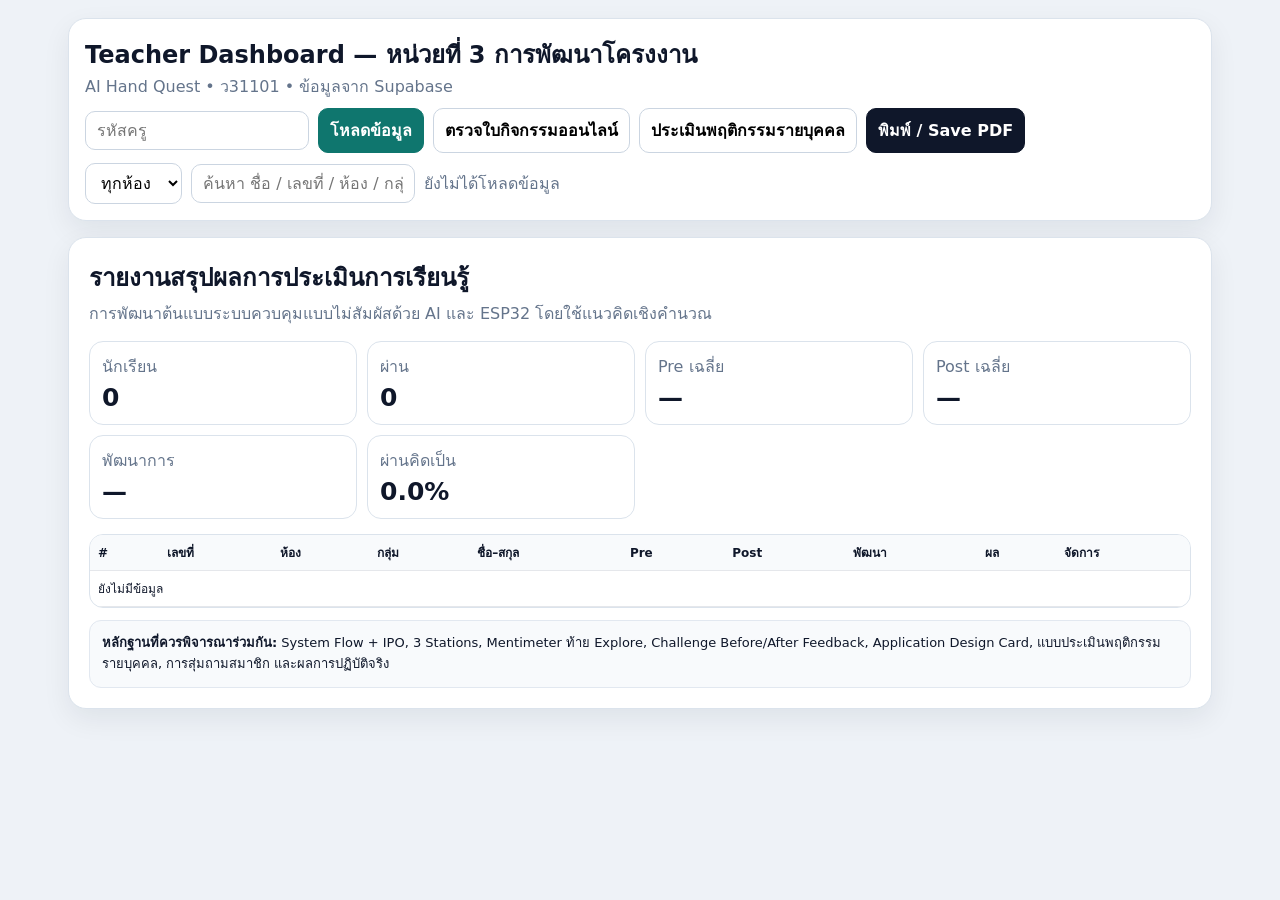
<file: WPA_Submission/media/AI-Hand-Quest-teacher-summary.html>
<!doctype html>
<html lang="th">
<head><meta charset="utf-8"><meta name="viewport" content="width=device-width,initial-scale=1"><title>AI Hand Quest | Teacher Dashboard</title></head>
<body style="font-family:system-ui;background:#e2e8f0;color:#0f172a;text-align:center;padding:3rem">
<h1>Teacher Dashboard</h1><p>กำลังเปิดระบบประมวลผลผลการเรียนรู้เวอร์ชันล่าสุด...</p>
<script>location.replace('https://arty2525.github.io/AI-Hand-Quest/teacher-summary.html');</script>
</body></html>
</file>
<file: worksheet.css>
@import url('https://fonts.googleapis.com/css2?family=Noto+Sans+Thai:wght@400;500;600;700;800&display=swap');
:root{--navy:#07172f;--blue:#0b2a52;--cyan:#19b9d2;--cyan2:#7de7f1;--green:#43d58d;--violet:#9e7cff;--amber:#ffcb6b;--white:#f8fbff;--muted:#b7c8dc;--line:rgba(255,255,255,.14);--shadow:0 24px 70px rgba(0,0,0,.28)}
*{box-sizing:border-box}html{scroll-behavior:smooth}body{margin:0;min-height:100vh;font-family:'Noto Sans Thai',system-ui,sans-serif;color:var(--white);background:radial-gradient(circle at 15% 10%,rgba(25,185,210,.20),transparent 25%),radial-gradient(circle at 85% 8%,rgba(158,124,255,.18),transparent 25%),radial-gradient(circle at 55% 85%,rgba(67,213,141,.10),transparent 24%),linear-gradient(145deg,#061224 0%,#0a2345 52%,#061426 100%);background-attachment:fixed}button,input,select,textarea{font:inherit}a{color:inherit}.container{width:min(1180px,94vw);margin:28px auto 60px}.glass{background:linear-gradient(180deg,rgba(255,255,255,.10),rgba(255,255,255,.055));border:1px solid var(--line);backdrop-filter:blur(18px);-webkit-backdrop-filter:blur(18px);box-shadow:var(--shadow)}.hero{border-radius:30px;overflow:hidden;position:relative}.hero:before{content:'';position:absolute;inset:0;pointer-events:none;background:linear-gradient(115deg,rgba(255,255,255,.08),transparent 40%,rgba(125,231,241,.04))}.hero-main{padding:30px 32px 24px;position:relative}.eyebrow{display:flex;gap:10px;flex-wrap:wrap;margin-bottom:14px}.badge{display:inline-flex;align-items:center;gap:7px;padding:7px 12px;border-radius:999px;font-size:13px;font-weight:800;border:1px solid var(--line);background:rgba(255,255,255,.075)}.hero h1{font-size:clamp(30px,5vw,54px);line-height:1.1;margin:0 0 10px;font-weight:800;letter-spacing:-.02em}.hero h1 span{background:linear-gradient(90deg,var(--cyan2),#fff,var(--green));-webkit-background-clip:text;background-clip:text;color:transparent}.subtitle{margin:0;color:var(--muted);font-size:15px}.top-tools{display:flex;flex-wrap:wrap;gap:10px;margin-top:22px}.btn{border:none;border-radius:14px;padding:11px 15px;font-weight:800;cursor:pointer;transition:.18s ease;display:inline-flex;align-items:center;justify-content:center;gap:7px;text-decoration:none}.btn:hover{transform:translateY(-1px);filter:brightness(1.05)}.btn:disabled{opacity:.55;cursor:wait;transform:none}.btn-primary{background:linear-gradient(135deg,#16a6c1,#0f82cc);color:white}.btn-green{background:linear-gradient(135deg,#42d392,#21b573);color:#052b1d}.btn-soft{background:rgba(255,255,255,.09);color:white;border:1px solid var(--line)}.btn-danger{background:rgba(255,104,119,.16);color:#ffdce0;border:1px solid rgba(255,104,119,.25)}.stats{display:grid;grid-template-columns:1.2fr repeat(3,1fr);gap:1px;background:var(--line);border-top:1px solid var(--line)}.stat{padding:15px 20px;background:rgba(4,15,31,.54)}.stat small{color:var(--muted);display:block;font-size:12px}.stat strong{display:block;font-size:17px;margin-top:2px}.progress-wrap{height:8px;background:rgba(255,255,255,.07);overflow:hidden}.progress{height:100%;width:0;background:linear-gradient(90deg,var(--cyan),var(--green));transition:.35s ease}.profile{margin-top:18px;border-radius:24px;padding:22px}.section-title{display:flex;align-items:center;justify-content:space-between;gap:14px;margin-bottom:16px}.section-title h2{margin:0;font-size:20px}.section-title p{margin:3px 0 0;color:var(--muted);font-size:13px}.grid5{display:grid;grid-template-columns:1.7fr repeat(4,1fr);gap:12px}.members{display:grid;grid-template-columns:repeat(5,1fr);gap:12px;margin-top:12px}.field label{display:block;font-size:13px;font-weight:700;margin:0 0 6px;color:#e8f3ff}.input,.select,.textarea{width:100%;background:rgba(2,13,29,.46);border:1px solid rgba(255,255,255,.13);color:white;border-radius:14px;padding:11px 12px;outline:none;transition:.18s ease}.input:focus,.select:focus,.textarea:focus{border-color:rgba(125,231,241,.72);box-shadow:0 0 0 3px rgba(25,185,210,.12);background:rgba(2,13,29,.62)}.input::placeholder,.textarea::placeholder{color:#8da5bf}select option{background:#0c2342;color:white}.textarea{resize:vertical;min-height:110px;line-height:1.55}.nav{position:sticky;top:10px;z-index:20;margin:18px 0;border-radius:20px;padding:8px;display:grid;grid-template-columns:repeat(4,1fr);gap:8px}.tab{border:none;border-radius:14px;padding:12px 10px;background:transparent;color:#d6e4f2;font-weight:800;cursor:pointer;border:1px solid transparent;transition:.2s}.tab span{display:block;font-size:12px;color:#91a9c4;font-weight:600;margin-top:2px}.tab.active{background:linear-gradient(135deg,rgba(25,185,210,.22),rgba(15,130,204,.24));border-color:rgba(125,231,241,.28);box-shadow:0 8px 24px rgba(0,0,0,.13)}.tab.active span{color:#cdeff5}.panel{display:none}.panel.active{display:block}.sheet{border-radius:26px;padding:26px;margin-bottom:20px}.sheet-head{display:flex;justify-content:space-between;align-items:flex-start;gap:15px;margin-bottom:20px}.sheet-kicker{font-size:13px;color:var(--cyan2);font-weight:800}.sheet h3{margin:3px 0 4px;font-size:25px}.sheet-desc{margin:0;color:var(--muted);font-size:14px;line-height:1.65}.step-chip{flex:none;border-radius:14px;padding:9px 12px;background:rgba(255,255,255,.07);border:1px solid var(--line);font-size:12px;font-weight:800}.station{border-radius:20px;padding:18px;background:rgba(255,255,255,.045);border:1px solid rgba(255,255,255,.11);margin-bottom:14px}.station-top{display:flex;align-items:center;justify-content:space-between;gap:12px;margin-bottom:12px}.station-name{display:flex;align-items:center;gap:10px;font-weight:800;font-size:17px}.dot{width:11px;height:11px;border-radius:999px;box-shadow:0 0 16px currentColor}.station-a .dot{color:var(--cyan);background:var(--cyan)}.station-b .dot{color:var(--green);background:var(--green)}.station-c .dot{color:var(--violet);background:var(--violet)}.small-note{font-size:12px;color:var(--muted);line-height:1.55}.two{display:grid;grid-template-columns:repeat(2,1fr);gap:12px}.flow{display:grid;grid-template-columns:repeat(5,1fr);gap:10px;margin-top:14px}.flow-card{border-radius:18px;padding:14px;background:rgba(255,255,255,.055);border:1px solid rgba(255,255,255,.11);position:relative}.flow-card:not(:last-child):after{content:'→';position:absolute;right:-11px;top:50%;transform:translateY(-50%);color:#83dce8;font-weight:800;z-index:2}.flow-card b{font-size:13px;color:#dff8ff}.flow-card .textarea{margin-top:8px;min-height:90px}.menti{margin-top:16px;border-radius:20px;padding:18px;background:linear-gradient(135deg,rgba(119,83,220,.20),rgba(25,185,210,.13));border:1px solid rgba(181,164,255,.23)}.menti-code{font-size:clamp(26px,5vw,42px);font-weight:800;letter-spacing:2px;margin:2px 0}.menti-grid{display:grid;grid-template-columns:1fr 1fr;gap:12px;margin-top:14px}.challenge-grid{display:grid;grid-template-columns:1fr 1fr;gap:16px}.column{border-radius:20px;padding:18px;background:rgba(255,255,255,.045);border:1px solid rgba(255,255,255,.11)}.column-title{font-weight:800;font-size:18px;margin-bottom:14px}.before .column-title{color:var(--amber)}.after .column-title{color:var(--green)}.stack{display:grid;gap:12px}.app-grid{display:grid;grid-template-columns:1fr 1fr;gap:14px}.app-card{border-radius:20px;padding:17px;background:rgba(255,255,255,.045);border:1px solid rgba(255,255,255,.11)}.app-card .num{width:28px;height:28px;border-radius:10px;display:inline-grid;place-items:center;background:rgba(25,185,210,.16);color:#c8f7ff;font-weight:800;margin-bottom:8px}.evidence-grid{display:grid;grid-template-columns:1fr 1fr;gap:14px}.evidence-card{border-radius:20px;padding:18px;background:rgba(255,255,255,.045);border:1px solid rgba(255,255,255,.11)}.upload-box{border:1.5px dashed rgba(125,231,241,.45);background:linear-gradient(180deg,rgba(125,231,241,.05),rgba(255,255,255,.03));border-radius:18px;padding:18px}.upload-box input[type=file]{display:block;width:100%;margin-top:10px;color:#eaf4ff}.evidence-note{margin-top:12px;padding:12px 14px;border-radius:14px;background:rgba(67,213,141,.08);border:1px solid rgba(67,213,141,.22);color:#c9f7df;font-size:12px;line-height:1.6}.link-list{display:grid;gap:10px}.preview-grid{display:grid;grid-template-columns:repeat(auto-fill,minmax(180px,1fr));gap:12px;margin-top:16px}.preview-item{border-radius:16px;overflow:hidden;background:rgba(255,255,255,.05);border:1px solid rgba(255,255,255,.12)}.preview-thumb{display:block;width:100%;height:125px;object-fit:cover;background:#031021}.file-placeholder{display:grid;place-items:center;font-size:42px}.preview-body{padding:10px}.preview-type{font-size:11px;color:#bfe8ef;font-weight:800}.preview-name{font-size:13px;font-weight:700;line-height:1.4;word-break:break-word;margin:3px 0}.evidence-status{display:inline-block;margin-top:8px;padding:3px 8px;border-radius:999px;background:#3b2b12;color:#ffe2a2;font-size:11px;font-weight:800}.evidence-status.done{background:#0d3d2d;color:#b8f5d9}.mini-remove{margin-top:8px;border:1px solid rgba(255,104,119,.25);background:rgba(255,104,119,.12);color:#ffdce0;border-radius:8px;padding:5px 8px;cursor:pointer}.submit-receipt{margin-top:16px;padding:14px 16px;border-radius:16px;background:rgba(67,213,141,.11);border:1px solid rgba(67,213,141,.28);color:#d7f9e9;line-height:1.65}.save-state{font-size:12px;color:#a9bdd2}.footer{text-align:center;color:#8198b1;font-size:12px;margin-top:18px}.hidden{display:none!important}@media(max-width:900px){.stats{grid-template-columns:1fr 1fr}.grid5{grid-template-columns:1fr 1fr}.grid5 .wide{grid-column:1/-1}.members{grid-template-columns:1fr 1fr}.flow{grid-template-columns:1fr 1fr}.flow-card:not(:last-child):after{display:none}.challenge-grid,.app-grid,.menti-grid,.evidence-grid{grid-template-columns:1fr}}@media(max-width:600px){.container{width:96vw;margin-top:10px}.hero-main,.sheet,.profile{padding:18px}.stats{grid-template-columns:1fr 1fr}.stat{padding:12px}.nav{top:4px;grid-template-columns:1fr 1fr!important}.tab{padding:10px 6px;font-size:12px}.tab span{font-size:10px}.two,.grid5,.members{grid-template-columns:1fr}.sheet-head{flex-direction:column}.step-chip{align-self:flex-start}.flow{grid-template-columns:1fr}.top-tools{display:grid;grid-template-columns:1fr 1fr}}@media print{body{background:white;color:#111827}.container{width:100%;margin:0}.glass,.sheet,.station,.column,.app-card,.flow-card,.menti,.evidence-card,.upload-box,.preview-item{background:white!important;color:#111827!important;box-shadow:none!important;border-color:#d1d5db!important;backdrop-filter:none!important}.no-print,.nav,.top-tools,.evidence-note{display:none!important}.panel{display:block!important}.panel:not(:first-child){page-break-before:always}.input,.select,.textarea{background:white!important;color:#111827!important;border-color:#cbd5e1!important}label,.sheet-desc,.small-note,.subtitle,.stat small,.footer,.save-state{color:#374151!important}.hero h1 span{color:#111827!important;-webkit-text-fill-color:#111827!important}.preview-thumb{height:90px}}
</file>
